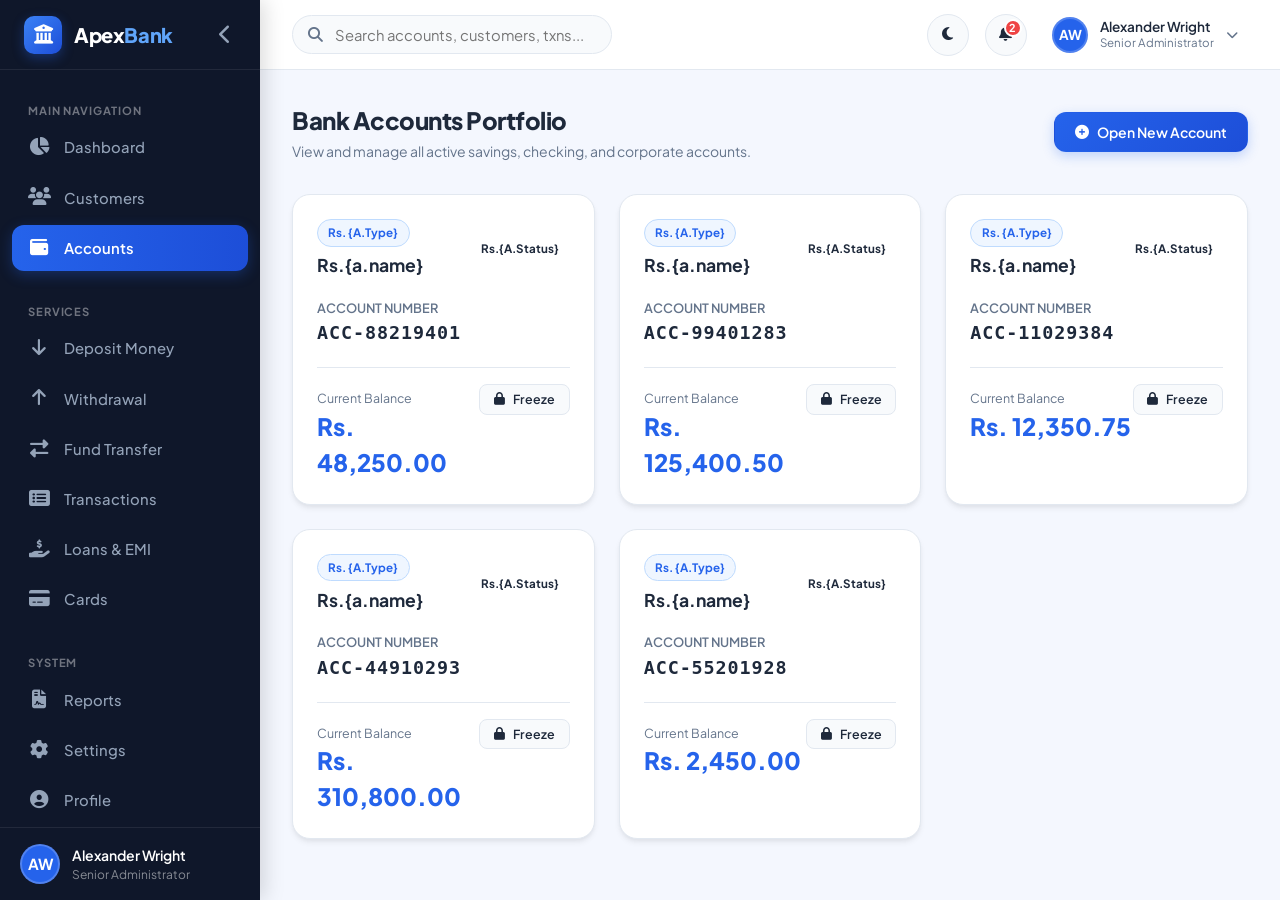
<file: accounts.html>
<!DOCTYPE html>
<html lang="en">
<head>
  <meta charset="UTF-8">
  <meta name="viewport" content="width=device-width, initial-scale=1.0">
  <title>Bank Accounts - Apex Bank</title>
  <link rel="stylesheet" href="https://cdnjs.cloudflare.com/ajax/libs/font-awesome/6.4.0/css/all.min.css">
  <link rel="stylesheet" href="assets/css/variables.css">
  <link rel="stylesheet" href="assets/css/main.css">
  <link rel="stylesheet" href="assets/css/pages.css">
  <link rel="stylesheet" href="assets/css/responsive.css">
</head>
<body>

  <div class="app-container">
    <aside class="sidebar" id="appSidebar">
      <div class="sidebar-header">
        <div class="logo-brand">
          <div class="logo-icon"><i class="fas fa-university"></i></div>
          <div class="logo-text">Apex<span>Bank</span></div>
        </div>
        <button class="sidebar-toggle-btn" id="sidebarToggleBtn"><i class="fas fa-chevron-left"></i></button>
      </div>

      <nav class="sidebar-nav">
        <div class="nav-section-label">MAIN NAVIGATION</div>
        <ul class="nav-list">
          <li class="nav-item"><a href="dashboard.html"><i class="fas fa-chart-pie"></i><span>Dashboard</span></a></li>
          <li class="nav-item"><a href="customers.html"><i class="fas fa-users"></i><span>Customers</span></a></li>
          <li class="nav-item active"><a href="accounts.html"><i class="fas fa-wallet"></i><span>Accounts</span></a></li>
        </ul>

        <div class="nav-section-label">SERVICES</div>
        <ul class="nav-list">
          <li class="nav-item"><a href="deposit.html"><i class="fas fa-arrow-down"></i><span>Deposit Money</span></a></li>
          <li class="nav-item"><a href="withdraw.html"><i class="fas fa-arrow-up"></i><span>Withdrawal</span></a></li>
          <li class="nav-item"><a href="transfer.html"><i class="fas fa-exchange-alt"></i><span>Fund Transfer</span></a></li>
          <li class="nav-item"><a href="transactions.html"><i class="fas fa-list-alt"></i><span>Transactions</span></a></li>
          <li class="nav-item"><a href="loans.html"><i class="fas fa-hand-holding-usd"></i><span>Loans & EMI</span></a></li>
          <li class="nav-item"><a href="cards.html"><i class="fas fa-credit-card"></i><span>Cards</span></a></li>
        </ul>

        <div class="nav-section-label">SYSTEM</div>
        <ul class="nav-list">
          <li class="nav-item"><a href="reports.html"><i class="fas fa-file-contract"></i><span>Reports</span></a></li>
          <li class="nav-item"><a href="settings.html"><i class="fas fa-cog"></i><span>Settings</span></a></li>
          <li class="nav-item"><a href="profile.html"><i class="fas fa-user-circle"></i><span>Profile</span></a></li>
        </ul>
      </nav>

      <div class="sidebar-footer">
        <div class="user-mini-profile">
          <div class="avatar session-user-avatar">AW</div>
          <div class="user-info">
            <div class="user-name session-user-name">Alexander Wright</div>
            <div class="user-role session-user-role">Administrator</div>
          </div>
        </div>
      </div>
    </aside>

    <div class="main-wrapper">
      <header class="topbar">
        <div class="topbar-left">
          <button class="mobile-menu-toggle" id="mobileMenuToggle"><i class="fas fa-bars"></i></button>
          <div class="global-search">
            <i class="fas fa-search"></i>
            <input type="text" id="globalSearchInput" placeholder="Search accounts, customers, txns...">
          </div>
        </div>

        <div class="topbar-right">
          <button class="topbar-action-btn theme-toggle-btn"><i class="fas fa-moon theme-icon"></i></button>
          <div style="position: relative;">
            <button class="topbar-action-btn" id="notificationBtn">
              <i class="fas fa-bell"></i>
              <span class="notification-badge" id="notificationBadge">3</span>
            </button>
            <div class="dropdown-menu notification-dropdown" id="notificationDropdownMenu">
              <div class="notification-header">
                <h5>Notifications</h5>
                <a href="#" onclick="BMS_DB.set(DB_KEYS.NOTIFICATIONS, []); initNotifications();">Clear All</a>
              </div>
              <div class="notification-list" id="notificationList"></div>
            </div>
          </div>

          <div class="topbar-user-profile">
            <button class="user-dropdown-btn" id="userProfileDropdownBtn">
              <div class="avatar session-user-avatar">AW</div>
              <div class="user-dropdown-info">
                <div class="name session-user-name">Alexander Wright</div>
                <div class="role session-user-role">Administrator</div>
              </div>
              <i class="fas fa-chevron-down" style="font-size: 0.75rem; color: var(--text-muted);"></i>
            </button>
            <div class="dropdown-menu" id="userDropdownMenu">
              <div class="dropdown-header">
                <p class="session-user-name">Alexander Wright</p>
                <span class="session-user-role">Administrator</span>
              </div>
              <a href="profile.html" class="dropdown-item"><i class="fas fa-user-circle"></i> My Profile</a>
              <a href="settings.html" class="dropdown-item"><i class="fas fa-cog"></i> Settings</a>
              <div class="dropdown-divider"></div>
              <a href="#" onclick="logout()" class="dropdown-item" style="color: var(--danger-color);"><i class="fas fa-sign-out-alt"></i> Logout</a>
            </div>
          </div>
        </div>
      </header>

      <main class="page-content">
        <div class="page-header">
          <div class="page-title">
            <h2>Bank Accounts Portfolio</h2>
            <p>View and manage all active savings, checking, and corporate accounts.</p>
          </div>
          <div class="page-actions">
            <button class="btn btn-primary" onclick="openModal('openAccountModal')"><i class="fas fa-plus-circle"></i> Open New Account</button>
          </div>
        </div>

        <!-- Accounts Cards Grid -->
        <div style="display: grid; grid-template-columns: repeat(auto-fit, minmax(300px, 1fr)); gap: 1.5rem;" id="accountsGridContainer">
          <!-- Populated by accounts.js -->
        </div>
      </main>
    </div>
  </div>

  <!-- Open New Account Modal -->
  <div class="modal-backdrop" id="openAccountModal">
    <div class="modal">
      <div class="modal-header">
        <h4 class="modal-title"><i class="fas fa-wallet text-primary"></i> Open New Account</h4>
        <button class="modal-close-btn" onclick="closeModal('openAccountModal')">&times;</button>
      </div>
      <form id="openAccountForm">
        <div class="modal-body">
          <div class="form-group">
            <label class="form-label">Account Holder Name</label>
            <input type="text" id="accName" class="form-control" placeholder="e.g. Alexander Wright" required>
          </div>
          <div class="form-group">
            <label class="form-label">Account Type</label>
            <select class="form-select" id="accType">
              <option value="Savings Account">Savings Account</option>
              <option value="Checking Account">Checking Account</option>
              <option value="Corporate Business">Corporate Business</option>
              <option value="High Yield Savings">High Yield Savings</option>
            </select>
          </div>
          <div class="form-group">
            <label class="form-label">Initial Opening Deposit (Rs.)</label>
            <input type="number" id="accInitialDeposit" class="form-control" placeholder="500.00" min="0" step="0.01" required>
          </div>
        </div>
        <div class="modal-footer">
          <button type="button" class="btn btn-secondary" onclick="closeModal('openAccountModal')">Cancel</button>
          <button type="submit" class="btn btn-primary">Create Account</button>
        </div>
      </form>
    </div>
  </div>

  <script src="assets/js/db.js"></script>
  <script src="assets/js/app.js"></script>
  <script src="assets/js/accounts.js"></script>
</body>
</html>
</file>
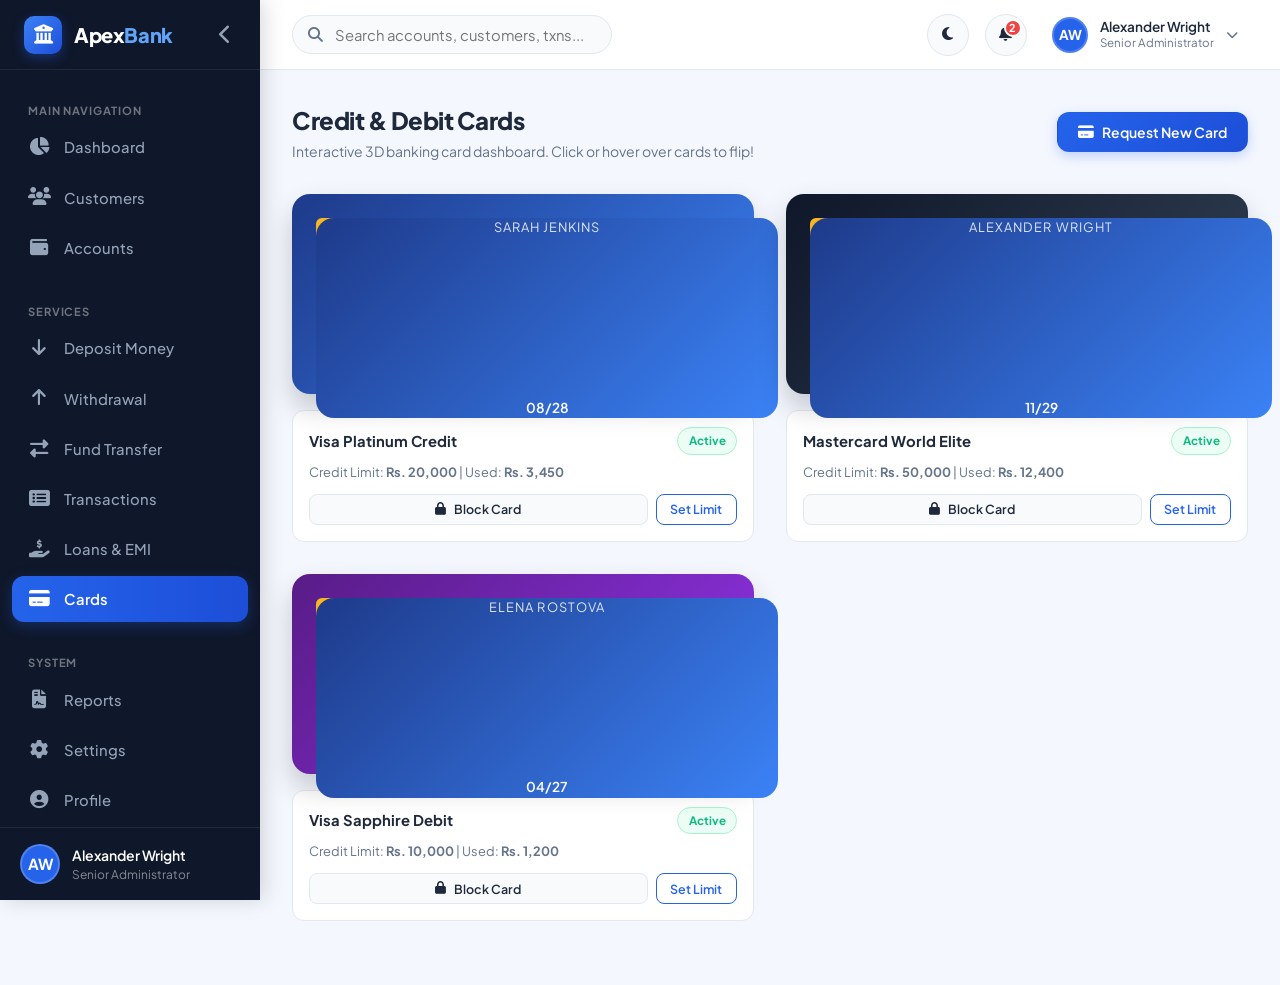
<file: cards.html>
<!DOCTYPE html>
<html lang="en">
<head>
  <meta charset="UTF-8">
  <meta name="viewport" content="width=device-width, initial-scale=1.0">
  <title>Cards Portfolio - Apex Bank</title>
  <link rel="stylesheet" href="https://cdnjs.cloudflare.com/ajax/libs/font-awesome/6.4.0/css/all.min.css">
  <link rel="stylesheet" href="assets/css/variables.css">
  <link rel="stylesheet" href="assets/css/main.css">
  <link rel="stylesheet" href="assets/css/pages.css">
  <link rel="stylesheet" href="assets/css/responsive.css">
</head>
<body>

  <div class="app-container">
    <aside class="sidebar" id="appSidebar">
      <div class="sidebar-header">
        <div class="logo-brand">
          <div class="logo-icon"><i class="fas fa-university"></i></div>
          <div class="logo-text">Apex<span>Bank</span></div>
        </div>
        <button class="sidebar-toggle-btn" id="sidebarToggleBtn"><i class="fas fa-chevron-left"></i></button>
      </div>

      <nav class="sidebar-nav">
        <div class="nav-section-label">MAIN NAVIGATION</div>
        <ul class="nav-list">
          <li class="nav-item"><a href="dashboard.html"><i class="fas fa-chart-pie"></i><span>Dashboard</span></a></li>
          <li class="nav-item"><a href="customers.html"><i class="fas fa-users"></i><span>Customers</span></a></li>
          <li class="nav-item"><a href="accounts.html"><i class="fas fa-wallet"></i><span>Accounts</span></a></li>
        </ul>

        <div class="nav-section-label">SERVICES</div>
        <ul class="nav-list">
          <li class="nav-item"><a href="deposit.html"><i class="fas fa-arrow-down"></i><span>Deposit Money</span></a></li>
          <li class="nav-item"><a href="withdraw.html"><i class="fas fa-arrow-up"></i><span>Withdrawal</span></a></li>
          <li class="nav-item"><a href="transfer.html"><i class="fas fa-exchange-alt"></i><span>Fund Transfer</span></a></li>
          <li class="nav-item"><a href="transactions.html"><i class="fas fa-list-alt"></i><span>Transactions</span></a></li>
          <li class="nav-item"><a href="loans.html"><i class="fas fa-hand-holding-usd"></i><span>Loans & EMI</span></a></li>
          <li class="nav-item active"><a href="cards.html"><i class="fas fa-credit-card"></i><span>Cards</span></a></li>
        </ul>

        <div class="nav-section-label">SYSTEM</div>
        <ul class="nav-list">
          <li class="nav-item"><a href="reports.html"><i class="fas fa-file-contract"></i><span>Reports</span></a></li>
          <li class="nav-item"><a href="settings.html"><i class="fas fa-cog"></i><span>Settings</span></a></li>
          <li class="nav-item"><a href="profile.html"><i class="fas fa-user-circle"></i><span>Profile</span></a></li>
        </ul>
      </nav>

      <div class="sidebar-footer">
        <div class="user-mini-profile">
          <div class="avatar session-user-avatar">AW</div>
          <div class="user-info">
            <div class="user-name session-user-name">Alexander Wright</div>
            <div class="user-role session-user-role">Administrator</div>
          </div>
        </div>
      </div>
    </aside>

    <div class="main-wrapper">
      <header class="topbar">
        <div class="topbar-left">
          <button class="mobile-menu-toggle" id="mobileMenuToggle"><i class="fas fa-bars"></i></button>
          <div class="global-search">
            <i class="fas fa-search"></i>
            <input type="text" id="globalSearchInput" placeholder="Search accounts, customers, txns...">
          </div>
        </div>

        <div class="topbar-right">
          <button class="topbar-action-btn theme-toggle-btn"><i class="fas fa-moon theme-icon"></i></button>
          <div style="position: relative;">
            <button class="topbar-action-btn" id="notificationBtn">
              <i class="fas fa-bell"></i>
              <span class="notification-badge" id="notificationBadge">3</span>
            </button>
            <div class="dropdown-menu notification-dropdown" id="notificationDropdownMenu">
              <div class="notification-header">
                <h5>Notifications</h5>
                <a href="#" onclick="BMS_DB.set(DB_KEYS.NOTIFICATIONS, []); initNotifications();">Clear All</a>
              </div>
              <div class="notification-list" id="notificationList"></div>
            </div>
          </div>

          <div class="topbar-user-profile">
            <button class="user-dropdown-btn" id="userProfileDropdownBtn">
              <div class="avatar session-user-avatar">AW</div>
              <div class="user-dropdown-info">
                <div class="name session-user-name">Alexander Wright</div>
                <div class="role session-user-role">Administrator</div>
              </div>
              <i class="fas fa-chevron-down" style="font-size: 0.75rem; color: var(--text-muted);"></i>
            </button>
            <div class="dropdown-menu" id="userDropdownMenu">
              <div class="dropdown-header">
                <p class="session-user-name">Alexander Wright</p>
                <span class="session-user-role">Administrator</span>
              </div>
              <a href="profile.html" class="dropdown-item"><i class="fas fa-user-circle"></i> My Profile</a>
              <a href="settings.html" class="dropdown-item"><i class="fas fa-cog"></i> Settings</a>
              <div class="dropdown-divider"></div>
              <a href="#" onclick="logout()" class="dropdown-item" style="color: var(--danger-color);"><i class="fas fa-sign-out-alt"></i> Logout</a>
            </div>
          </div>
        </div>
      </header>

      <main class="page-content">
        <div class="page-header">
          <div class="page-title">
            <h2>Credit & Debit Cards</h2>
            <p>Interactive 3D banking card dashboard. Click or hover over cards to flip!</p>
          </div>
          <div class="page-actions">
            <button class="btn btn-primary" onclick="openModal('requestCardModal')"><i class="fas fa-credit-card"></i> Request New Card</button>
          </div>
        </div>

        <!-- 3D Bank Cards Grid -->
        <div class="cards-grid" id="cardsContainer">
          <!-- Populated by cards.js -->
        </div>
      </main>
    </div>
  </div>

  <!-- Request Card Modal -->
  <div class="modal-backdrop" id="requestCardModal">
    <div class="modal">
      <div class="modal-header">
        <h4 class="modal-title"><i class="fas fa-credit-card text-primary"></i> Issue New Card</h4>
        <button class="modal-close-btn" onclick="closeModal('requestCardModal')">&times;</button>
      </div>
      <form id="requestCardForm">
        <div class="modal-body">
          <div class="form-group">
            <label class="form-label">Cardholder Name</label>
            <input type="text" id="cardHolderInput" class="form-control" placeholder="e.g. SARAH JENKINS" required>
          </div>
          <div class="form-group">
            <label class="form-label">Card Type & Tier</label>
            <select class="form-select" id="cardTypeSelect">
              <option value="Visa Platinum Credit">Visa Platinum Credit</option>
              <option value="Mastercard World Elite">Mastercard World Elite</option>
              <option value="Visa Sapphire Debit">Visa Sapphire Debit</option>
            </select>
          </div>
          <div class="form-group">
            <label class="form-label">Visual Card Design Theme</label>
            <select class="form-select" id="cardThemeSelect">
              <option value="default">Ocean Blue Gradient</option>
              <option value="black">Midnight Slate (Black)</option>
              <option value="purple">Royal Purple Gradient</option>
            </select>
          </div>
        </div>
        <div class="modal-footer">
          <button type="button" class="btn btn-secondary" onclick="closeModal('requestCardModal')">Cancel</button>
          <button type="submit" class="btn btn-primary">Issue Digital Card</button>
        </div>
      </form>
    </div>
  </div>

  <script src="assets/js/db.js"></script>
  <script src="assets/js/app.js"></script>
  <script src="assets/js/cards.js"></script>
</body>
</html>
</file>
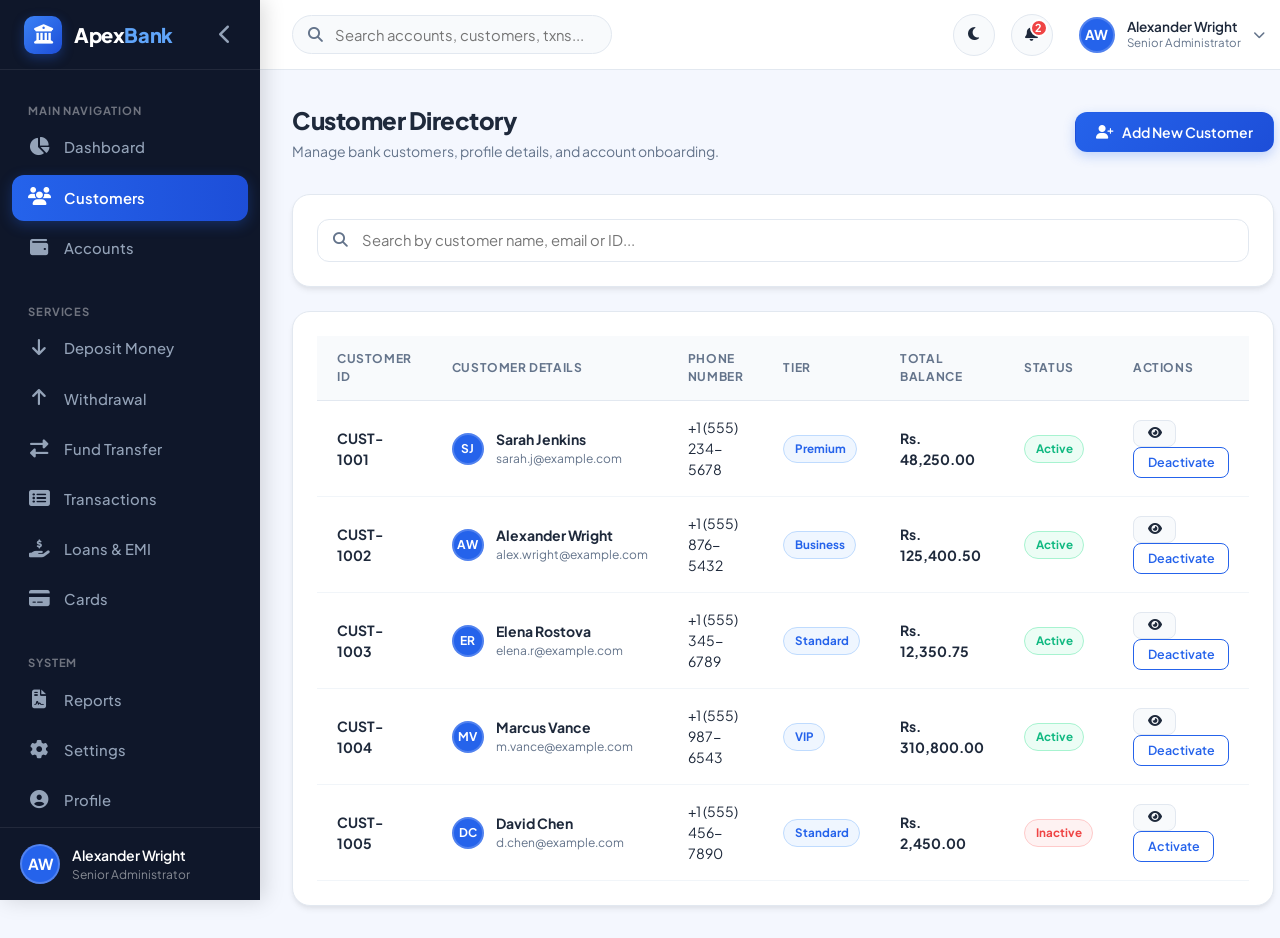
<file: customers.html>
<!DOCTYPE html>
<html lang="en">
<head>
  <meta charset="UTF-8">
  <meta name="viewport" content="width=device-width, initial-scale=1.0">
  <title>Customer Directory - Apex Bank</title>
  <link rel="stylesheet" href="https://cdnjs.cloudflare.com/ajax/libs/font-awesome/6.4.0/css/all.min.css">
  <link rel="stylesheet" href="assets/css/variables.css">
  <link rel="stylesheet" href="assets/css/main.css">
  <link rel="stylesheet" href="assets/css/pages.css">
  <link rel="stylesheet" href="assets/css/responsive.css">
</head>
<body>

  <div class="app-container">
    <!-- Sidebar -->
    <aside class="sidebar" id="appSidebar">
      <div class="sidebar-header">
        <div class="logo-brand">
          <div class="logo-icon"><i class="fas fa-university"></i></div>
          <div class="logo-text">Apex<span>Bank</span></div>
        </div>
        <button class="sidebar-toggle-btn" id="sidebarToggleBtn"><i class="fas fa-chevron-left"></i></button>
      </div>

      <nav class="sidebar-nav">
        <div class="nav-section-label">MAIN NAVIGATION</div>
        <ul class="nav-list">
          <li class="nav-item"><a href="dashboard.html"><i class="fas fa-chart-pie"></i><span>Dashboard</span></a></li>
          <li class="nav-item active"><a href="customers.html"><i class="fas fa-users"></i><span>Customers</span></a></li>
          <li class="nav-item"><a href="accounts.html"><i class="fas fa-wallet"></i><span>Accounts</span></a></li>
        </ul>

        <div class="nav-section-label">SERVICES</div>
        <ul class="nav-list">
          <li class="nav-item"><a href="deposit.html"><i class="fas fa-arrow-down"></i><span>Deposit Money</span></a></li>
          <li class="nav-item"><a href="withdraw.html"><i class="fas fa-arrow-up"></i><span>Withdrawal</span></a></li>
          <li class="nav-item"><a href="transfer.html"><i class="fas fa-exchange-alt"></i><span>Fund Transfer</span></a></li>
          <li class="nav-item"><a href="transactions.html"><i class="fas fa-list-alt"></i><span>Transactions</span></a></li>
          <li class="nav-item"><a href="loans.html"><i class="fas fa-hand-holding-usd"></i><span>Loans & EMI</span></a></li>
          <li class="nav-item"><a href="cards.html"><i class="fas fa-credit-card"></i><span>Cards</span></a></li>
        </ul>

        <div class="nav-section-label">SYSTEM</div>
        <ul class="nav-list">
          <li class="nav-item"><a href="reports.html"><i class="fas fa-file-contract"></i><span>Reports</span></a></li>
          <li class="nav-item"><a href="settings.html"><i class="fas fa-cog"></i><span>Settings</span></a></li>
          <li class="nav-item"><a href="profile.html"><i class="fas fa-user-circle"></i><span>Profile</span></a></li>
        </ul>
      </nav>

      <div class="sidebar-footer">
        <div class="user-mini-profile">
          <div class="avatar session-user-avatar">AW</div>
          <div class="user-info">
            <div class="user-name session-user-name">Alexander Wright</div>
            <div class="user-role session-user-role">Administrator</div>
          </div>
        </div>
      </div>
    </aside>

    <!-- Main Wrapper -->
    <div class="main-wrapper">
      <header class="topbar">
        <div class="topbar-left">
          <button class="mobile-menu-toggle" id="mobileMenuToggle"><i class="fas fa-bars"></i></button>
          <div class="global-search">
            <i class="fas fa-search"></i>
            <input type="text" id="globalSearchInput" placeholder="Search accounts, customers, txns...">
          </div>
        </div>

        <div class="topbar-right">
          <button class="topbar-action-btn theme-toggle-btn"><i class="fas fa-moon theme-icon"></i></button>
          <div style="position: relative;">
            <button class="topbar-action-btn" id="notificationBtn">
              <i class="fas fa-bell"></i>
              <span class="notification-badge" id="notificationBadge">3</span>
            </button>
            <div class="dropdown-menu notification-dropdown" id="notificationDropdownMenu">
              <div class="notification-header">
                <h5>Notifications</h5>
                <a href="#" onclick="BMS_DB.set(DB_KEYS.NOTIFICATIONS, []); initNotifications();">Clear All</a>
              </div>
              <div class="notification-list" id="notificationList"></div>
            </div>
          </div>

          <div class="topbar-user-profile">
            <button class="user-dropdown-btn" id="userProfileDropdownBtn">
              <div class="avatar session-user-avatar">AW</div>
              <div class="user-dropdown-info">
                <div class="name session-user-name">Alexander Wright</div>
                <div class="role session-user-role">Administrator</div>
              </div>
              <i class="fas fa-chevron-down" style="font-size: 0.75rem; color: var(--text-muted);"></i>
            </button>
            <div class="dropdown-menu" id="userDropdownMenu">
              <div class="dropdown-header">
                <p class="session-user-name">Alexander Wright</p>
                <span class="session-user-role">Administrator</span>
              </div>
              <a href="profile.html" class="dropdown-item"><i class="fas fa-user-circle"></i> My Profile</a>
              <a href="settings.html" class="dropdown-item"><i class="fas fa-cog"></i> Settings</a>
              <div class="dropdown-divider"></div>
              <a href="#" onclick="logout()" class="dropdown-item" style="color: var(--danger-color);"><i class="fas fa-sign-out-alt"></i> Logout</a>
            </div>
          </div>
        </div>
      </header>

      <main class="page-content">
        <div class="page-header">
          <div class="page-title">
            <h2>Customer Directory</h2>
            <p>Manage bank customers, profile details, and account onboarding.</p>
          </div>
          <div class="page-actions">
            <button class="btn btn-primary" onclick="openModal('addCustomerModal')"><i class="fas fa-user-plus"></i> Add New Customer</button>
          </div>
        </div>

        <!-- Filter Card -->
        <div class="card" style="margin-bottom: 1.5rem;">
          <div style="display: flex; gap: 1rem; align-items: center;">
            <div class="input-icon-group" style="flex: 1;">
              <i class="fas fa-search"></i>
              <input type="text" id="customerSearchInput" class="form-control" placeholder="Search by customer name, email or ID...">
            </div>
          </div>
        </div>

        <!-- Customers Table Card -->
        <div class="card">
          <div class="table-responsive">
            <table class="custom-table">
              <thead>
                <tr>
                  <th>Customer ID</th>
                  <th>Customer Details</th>
                  <th>Phone Number</th>
                  <th>Tier</th>
                  <th>Total Balance</th>
                  <th>Status</th>
                  <th>Actions</th>
                </tr>
              </thead>
              <tbody id="customersTableBody">
                <!-- Populated by customers.js -->
              </tbody>
            </table>
          </div>
        </div>
      </main>
    </div>
  </div>

  <!-- Add New Customer Modal -->
  <div class="modal-backdrop" id="addCustomerModal">
    <div class="modal">
      <div class="modal-header">
        <h4 class="modal-title"><i class="fas fa-user-plus text-primary"></i> Add New Customer</h4>
        <button class="modal-close-btn" onclick="closeModal('addCustomerModal')">&times;</button>
      </div>
      <form id="addCustomerForm">
        <div class="modal-body">
          <div class="form-group">
            <label class="form-label">Full Name</label>
            <input type="text" id="custName" class="form-control" placeholder="e.g. Robert Miller" required>
          </div>
          <div class="form-group">
            <label class="form-label">Email Address</label>
            <input type="email" id="custEmail" class="form-control" placeholder="robert@example.com" required>
          </div>
          <div class="form-group">
            <label class="form-label">Phone Number</label>
            <input type="tel" id="custPhone" class="form-control" placeholder="+1 (555) 321-9876" required>
          </div>
          <div class="form-group">
            <label class="form-label">Customer Tier</label>
            <select class="form-select" id="custType">
              <option value="Standard">Standard Account</option>
              <option value="Premium">Premium Member</option>
              <option value="Business">Business Account</option>
              <option value="VIP">VIP Private Banking</option>
            </select>
          </div>
          <div class="form-group">
            <label class="form-label">Initial Opening Deposit (Rs.)</label>
            <input type="number" id="custDeposit" class="form-control" placeholder="1000.00" min="0" step="0.01" required>
          </div>
        </div>
        <div class="modal-footer">
          <button type="button" class="btn btn-secondary" onclick="closeModal('addCustomerModal')">Cancel</button>
          <button type="submit" class="btn btn-primary">Create Customer Record</button>
        </div>
      </form>
    </div>
  </div>

  <script src="assets/js/db.js"></script>
  <script src="assets/js/app.js"></script>
  <script src="assets/js/customers.js"></script>
</body>
</html>
</file>
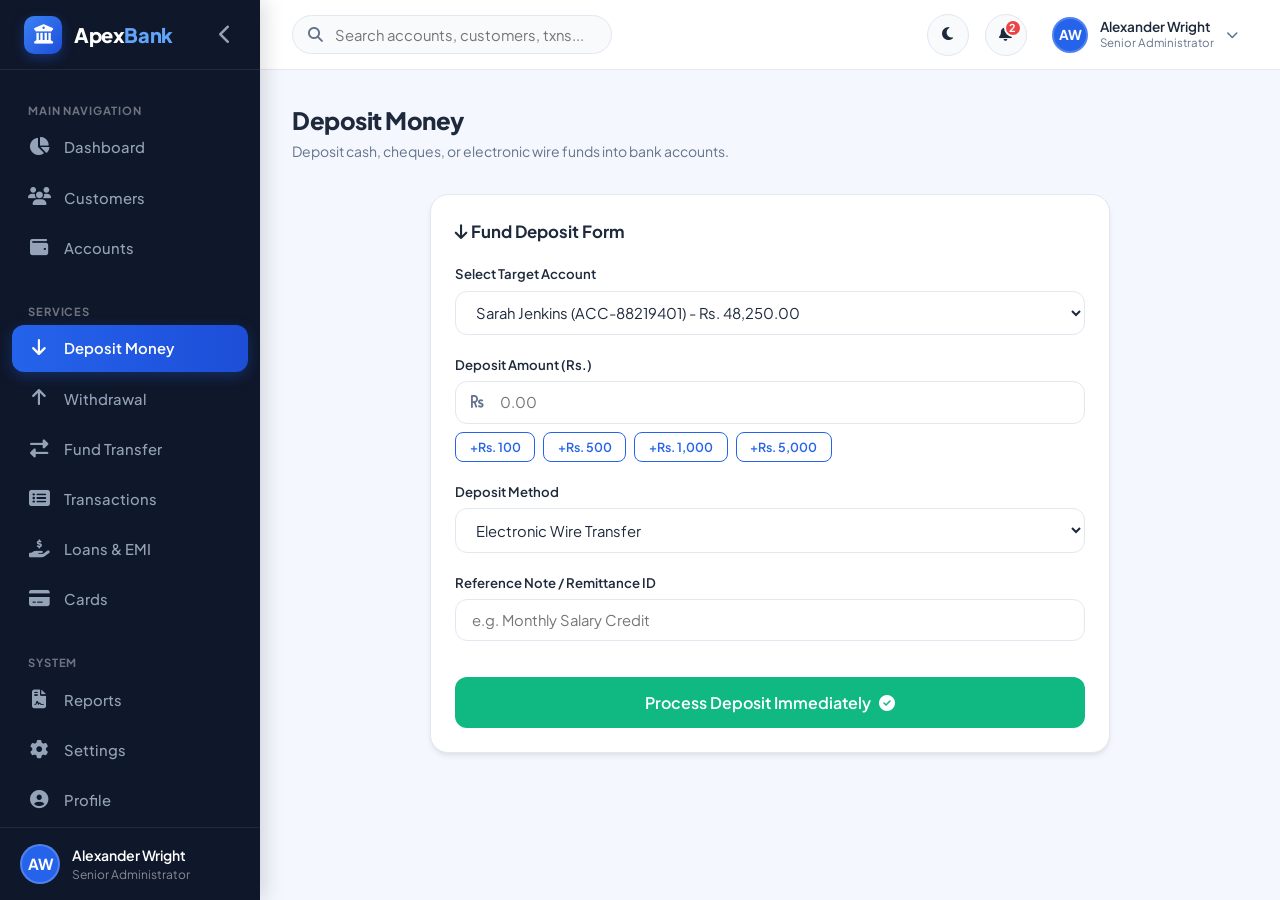
<file: deposit.html>
<!DOCTYPE html>
<html lang="en">
<head>
  <meta charset="UTF-8">
  <meta name="viewport" content="width=device-width, initial-scale=1.0">
  <title>Deposit Money - Apex Bank</title>
  <link rel="stylesheet" href="https://cdnjs.cloudflare.com/ajax/libs/font-awesome/6.4.0/css/all.min.css">
  <link rel="stylesheet" href="assets/css/variables.css">
  <link rel="stylesheet" href="assets/css/main.css">
  <link rel="stylesheet" href="assets/css/pages.css">
  <link rel="stylesheet" href="assets/css/responsive.css">
</head>
<body>

  <div class="app-container">
    <aside class="sidebar" id="appSidebar">
      <div class="sidebar-header">
        <div class="logo-brand">
          <div class="logo-icon"><i class="fas fa-university"></i></div>
          <div class="logo-text">Apex<span>Bank</span></div>
        </div>
        <button class="sidebar-toggle-btn" id="sidebarToggleBtn"><i class="fas fa-chevron-left"></i></button>
      </div>

      <nav class="sidebar-nav">
        <div class="nav-section-label">MAIN NAVIGATION</div>
        <ul class="nav-list">
          <li class="nav-item"><a href="dashboard.html"><i class="fas fa-chart-pie"></i><span>Dashboard</span></a></li>
          <li class="nav-item"><a href="customers.html"><i class="fas fa-users"></i><span>Customers</span></a></li>
          <li class="nav-item"><a href="accounts.html"><i class="fas fa-wallet"></i><span>Accounts</span></a></li>
        </ul>

        <div class="nav-section-label">SERVICES</div>
        <ul class="nav-list">
          <li class="nav-item active"><a href="deposit.html"><i class="fas fa-arrow-down"></i><span>Deposit Money</span></a></li>
          <li class="nav-item"><a href="withdraw.html"><i class="fas fa-arrow-up"></i><span>Withdrawal</span></a></li>
          <li class="nav-item"><a href="transfer.html"><i class="fas fa-exchange-alt"></i><span>Fund Transfer</span></a></li>
          <li class="nav-item"><a href="transactions.html"><i class="fas fa-list-alt"></i><span>Transactions</span></a></li>
          <li class="nav-item"><a href="loans.html"><i class="fas fa-hand-holding-usd"></i><span>Loans & EMI</span></a></li>
          <li class="nav-item"><a href="cards.html"><i class="fas fa-credit-card"></i><span>Cards</span></a></li>
        </ul>

        <div class="nav-section-label">SYSTEM</div>
        <ul class="nav-list">
          <li class="nav-item"><a href="reports.html"><i class="fas fa-file-contract"></i><span>Reports</span></a></li>
          <li class="nav-item"><a href="settings.html"><i class="fas fa-cog"></i><span>Settings</span></a></li>
          <li class="nav-item"><a href="profile.html"><i class="fas fa-user-circle"></i><span>Profile</span></a></li>
        </ul>
      </nav>

      <div class="sidebar-footer">
        <div class="user-mini-profile">
          <div class="avatar session-user-avatar">AW</div>
          <div class="user-info">
            <div class="user-name session-user-name">Alexander Wright</div>
            <div class="user-role session-user-role">Administrator</div>
          </div>
        </div>
      </div>
    </aside>

    <div class="main-wrapper">
      <header class="topbar">
        <div class="topbar-left">
          <button class="mobile-menu-toggle" id="mobileMenuToggle"><i class="fas fa-bars"></i></button>
          <div class="global-search">
            <i class="fas fa-search"></i>
            <input type="text" id="globalSearchInput" placeholder="Search accounts, customers, txns...">
          </div>
        </div>

        <div class="topbar-right">
          <button class="topbar-action-btn theme-toggle-btn"><i class="fas fa-moon theme-icon"></i></button>
          <div style="position: relative;">
            <button class="topbar-action-btn" id="notificationBtn">
              <i class="fas fa-bell"></i>
              <span class="notification-badge" id="notificationBadge">3</span>
            </button>
            <div class="dropdown-menu notification-dropdown" id="notificationDropdownMenu">
              <div class="notification-header">
                <h5>Notifications</h5>
                <a href="#" onclick="BMS_DB.set(DB_KEYS.NOTIFICATIONS, []); initNotifications();">Clear All</a>
              </div>
              <div class="notification-list" id="notificationList"></div>
            </div>
          </div>

          <div class="topbar-user-profile">
            <button class="user-dropdown-btn" id="userProfileDropdownBtn">
              <div class="avatar session-user-avatar">AW</div>
              <div class="user-dropdown-info">
                <div class="name session-user-name">Alexander Wright</div>
                <div class="role session-user-role">Administrator</div>
              </div>
              <i class="fas fa-chevron-down" style="font-size: 0.75rem; color: var(--text-muted);"></i>
            </button>
            <div class="dropdown-menu" id="userDropdownMenu">
              <div class="dropdown-header">
                <p class="session-user-name">Alexander Wright</p>
                <span class="session-user-role">Administrator</span>
              </div>
              <a href="profile.html" class="dropdown-item"><i class="fas fa-user-circle"></i> My Profile</a>
              <a href="settings.html" class="dropdown-item"><i class="fas fa-cog"></i> Settings</a>
              <div class="dropdown-divider"></div>
              <a href="#" onclick="logout()" class="dropdown-item" style="color: var(--danger-color);"><i class="fas fa-sign-out-alt"></i> Logout</a>
            </div>
          </div>
        </div>
      </header>

      <main class="page-content">
        <div class="page-header">
          <div class="page-title">
            <h2>Deposit Money</h2>
            <p>Deposit cash, cheques, or electronic wire funds into bank accounts.</p>
          </div>
        </div>

        <div style="max-width: 680px; margin: 0 auto;">
          <div class="card">
            <div class="card-header">
              <h3 class="card-title"><i class="fas fa-arrow-down text-success"></i> Fund Deposit Form</h3>
            </div>
            <form id="depositForm">
              <div class="form-group">
                <label class="form-label">Select Target Account</label>
                <select class="form-select account-select-dropdown" id="depositAccountSelect" required>
                  <!-- Populated by JS -->
                </select>
              </div>

              <div class="form-group">
                <label class="form-label">Deposit Amount (Rs.)</label>
                <div class="input-icon-group">
                  <i class="fas fa-rupee-sign"></i>
                  <input type="number" id="depositAmountInput" class="form-control" placeholder="0.00" min="1" step="0.01" required>
                </div>
                <div style="display: flex; gap: 0.5rem; margin-top: 0.5rem;">
                  <button type="button" class="btn btn-sm btn-outline quick-amount-btn" data-amount="100">+Rs. 100</button>
                  <button type="button" class="btn btn-sm btn-outline quick-amount-btn" data-amount="500">+Rs. 500</button>
                  <button type="button" class="btn btn-sm btn-outline quick-amount-btn" data-amount="1000">+Rs. 1,000</button>
                  <button type="button" class="btn btn-sm btn-outline quick-amount-btn" data-amount="5000">+Rs. 5,000</button>
                </div>
              </div>

              <div class="form-group">
                <label class="form-label">Deposit Method</label>
                <select class="form-select" id="depositMethodSelect">
                  <option value="Wire Transfer">Electronic Wire Transfer</option>
                  <option value="Cash Counter">Cash Counter Deposit</option>
                  <option value="Cheque Deposit">Bank Cheque</option>
                  <option value="Direct Credit">Direct Payroll Credit</option>
                </select>
              </div>

              <div class="form-group">
                <label class="form-label">Reference Note / Remittance ID</label>
                <input type="text" id="depositNoteInput" class="form-control" placeholder="e.g. Monthly Salary Credit">
              </div>

              <button type="submit" class="btn btn-success btn-lg" style="width: 100%; margin-top: 1rem;">
                Process Deposit Immediately <i class="fas fa-check-circle"></i>
              </button>
            </form>
          </div>
        </div>
      </main>
    </div>
  </div>

  <script src="assets/js/db.js"></script>
  <script src="assets/js/app.js"></script>
  <script src="assets/js/transactions.js"></script>
</body>
</html>
</file>
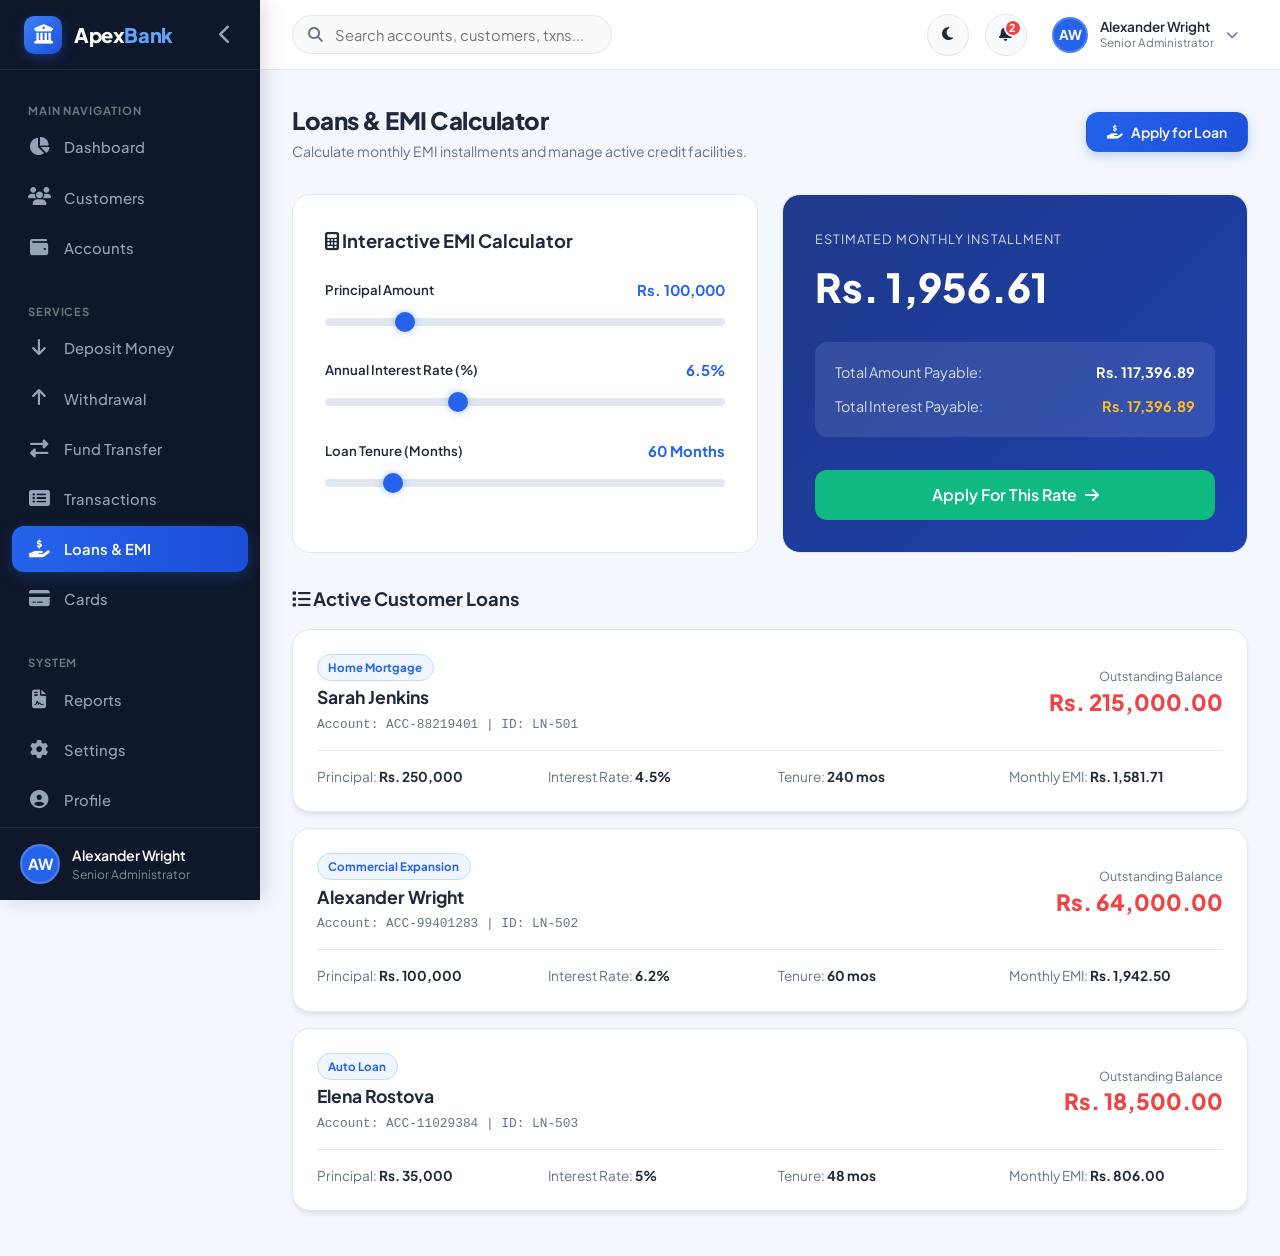
<file: loans.html>
<!DOCTYPE html>
<html lang="en">
<head>
  <meta charset="UTF-8">
  <meta name="viewport" content="width=device-width, initial-scale=1.0">
  <title>Loans & EMI Calculator - Apex Bank</title>
  <link rel="stylesheet" href="https://cdnjs.cloudflare.com/ajax/libs/font-awesome/6.4.0/css/all.min.css">
  <link rel="stylesheet" href="assets/css/variables.css">
  <link rel="stylesheet" href="assets/css/main.css">
  <link rel="stylesheet" href="assets/css/pages.css">
  <link rel="stylesheet" href="assets/css/responsive.css">
</head>
<body>

  <div class="app-container">
    <aside class="sidebar" id="appSidebar">
      <div class="sidebar-header">
        <div class="logo-brand">
          <div class="logo-icon"><i class="fas fa-university"></i></div>
          <div class="logo-text">Apex<span>Bank</span></div>
        </div>
        <button class="sidebar-toggle-btn" id="sidebarToggleBtn"><i class="fas fa-chevron-left"></i></button>
      </div>

      <nav class="sidebar-nav">
        <div class="nav-section-label">MAIN NAVIGATION</div>
        <ul class="nav-list">
          <li class="nav-item"><a href="dashboard.html"><i class="fas fa-chart-pie"></i><span>Dashboard</span></a></li>
          <li class="nav-item"><a href="customers.html"><i class="fas fa-users"></i><span>Customers</span></a></li>
          <li class="nav-item"><a href="accounts.html"><i class="fas fa-wallet"></i><span>Accounts</span></a></li>
        </ul>

        <div class="nav-section-label">SERVICES</div>
        <ul class="nav-list">
          <li class="nav-item"><a href="deposit.html"><i class="fas fa-arrow-down"></i><span>Deposit Money</span></a></li>
          <li class="nav-item"><a href="withdraw.html"><i class="fas fa-arrow-up"></i><span>Withdrawal</span></a></li>
          <li class="nav-item"><a href="transfer.html"><i class="fas fa-exchange-alt"></i><span>Fund Transfer</span></a></li>
          <li class="nav-item"><a href="transactions.html"><i class="fas fa-list-alt"></i><span>Transactions</span></a></li>
          <li class="nav-item active"><a href="loans.html"><i class="fas fa-hand-holding-usd"></i><span>Loans & EMI</span></a></li>
          <li class="nav-item"><a href="cards.html"><i class="fas fa-credit-card"></i><span>Cards</span></a></li>
        </ul>

        <div class="nav-section-label">SYSTEM</div>
        <ul class="nav-list">
          <li class="nav-item"><a href="reports.html"><i class="fas fa-file-contract"></i><span>Reports</span></a></li>
          <li class="nav-item"><a href="settings.html"><i class="fas fa-cog"></i><span>Settings</span></a></li>
          <li class="nav-item"><a href="profile.html"><i class="fas fa-user-circle"></i><span>Profile</span></a></li>
        </ul>
      </nav>

      <div class="sidebar-footer">
        <div class="user-mini-profile">
          <div class="avatar session-user-avatar">AW</div>
          <div class="user-info">
            <div class="user-name session-user-name">Alexander Wright</div>
            <div class="user-role session-user-role">Administrator</div>
          </div>
        </div>
      </div>
    </aside>

    <div class="main-wrapper">
      <header class="topbar">
        <div class="topbar-left">
          <button class="mobile-menu-toggle" id="mobileMenuToggle"><i class="fas fa-bars"></i></button>
          <div class="global-search">
            <i class="fas fa-search"></i>
            <input type="text" id="globalSearchInput" placeholder="Search accounts, customers, txns...">
          </div>
        </div>

        <div class="topbar-right">
          <button class="topbar-action-btn theme-toggle-btn"><i class="fas fa-moon theme-icon"></i></button>
          <div style="position: relative;">
            <button class="topbar-action-btn" id="notificationBtn">
              <i class="fas fa-bell"></i>
              <span class="notification-badge" id="notificationBadge">3</span>
            </button>
            <div class="dropdown-menu notification-dropdown" id="notificationDropdownMenu">
              <div class="notification-header">
                <h5>Notifications</h5>
                <a href="#" onclick="BMS_DB.set(DB_KEYS.NOTIFICATIONS, []); initNotifications();">Clear All</a>
              </div>
              <div class="notification-list" id="notificationList"></div>
            </div>
          </div>

          <div class="topbar-user-profile">
            <button class="user-dropdown-btn" id="userProfileDropdownBtn">
              <div class="avatar session-user-avatar">AW</div>
              <div class="user-dropdown-info">
                <div class="name session-user-name">Alexander Wright</div>
                <div class="role session-user-role">Administrator</div>
              </div>
              <i class="fas fa-chevron-down" style="font-size: 0.75rem; color: var(--text-muted);"></i>
            </button>
            <div class="dropdown-menu" id="userDropdownMenu">
              <div class="dropdown-header">
                <p class="session-user-name">Alexander Wright</p>
                <span class="session-user-role">Administrator</span>
              </div>
              <a href="profile.html" class="dropdown-item"><i class="fas fa-user-circle"></i> My Profile</a>
              <a href="settings.html" class="dropdown-item"><i class="fas fa-cog"></i> Settings</a>
              <div class="dropdown-divider"></div>
              <a href="#" onclick="logout()" class="dropdown-item" style="color: var(--danger-color);"><i class="fas fa-sign-out-alt"></i> Logout</a>
            </div>
          </div>
        </div>
      </header>

      <main class="page-content">
        <div class="page-header">
          <div class="page-title">
            <h2>Loans & EMI Calculator</h2>
            <p>Calculate monthly EMI installments and manage active credit facilities.</p>
          </div>
          <div class="page-actions">
            <button class="btn btn-primary" onclick="openModal('applyLoanModal')"><i class="fas fa-hand-holding-usd"></i> Apply for Loan</button>
          </div>
        </div>

        <!-- Interactive EMI Calculator Grid -->
        <div style="display: grid; grid-template-columns: 1fr 1fr; gap: 1.5rem; margin-bottom: 2rem;" id="loanEmiCalculator">
          <!-- Sliders Card -->
          <div class="calculator-card">
            <h3 style="font-size: 1.15rem; font-weight: 700; color: var(--text-main); margin-bottom: 1.5rem;"><i class="fas fa-calculator text-primary"></i> Interactive EMI Calculator</h3>
            
            <div class="slider-group">
              <div class="slider-header">
                <label class="form-label" style="margin: 0;">Principal Amount</label>
                <span id="principalValue">Rs. 100,000</span>
              </div>
              <input type="range" class="range-slider" id="principalSlider" min="10000" max="500000" step="5000" value="100000">
            </div>

            <div class="slider-group">
              <div class="slider-header">
                <label class="form-label" style="margin: 0;">Annual Interest Rate (%)</label>
                <span id="rateValue">6.5%</span>
              </div>
              <input type="range" class="range-slider" id="rateSlider" min="1" max="18" step="0.1" value="6.5">
            </div>

            <div class="slider-group">
              <div class="slider-header">
                <label class="form-label" style="margin: 0;">Loan Tenure (Months)</label>
                <span id="tenureValue">60 Months</span>
              </div>
              <input type="range" class="range-slider" id="tenureSlider" min="6" max="360" step="6" value="60">
            </div>
          </div>

          <!-- Calculation Summary Output Card -->
          <div class="calculator-card" style="display: flex; flex-direction: column; justify-content: space-between; background: linear-gradient(135deg, #1e3a8a, #1e40af); color: #ffffff;">
            <div>
              <span style="font-size: 0.8rem; text-transform: uppercase; letter-spacing: 0.08em; opacity: 0.8;">ESTIMATED MONTHLY INSTALLMENT</span>
              <div style="font-size: 2.5rem; font-weight: 800; margin: 0.5rem 0;" id="calcEmiDisplay">Rs. 1,956.61</div>
            </div>

            <div style="background: rgba(255, 255, 255, 0.1); backdrop-filter: blur(8px); border-radius: var(--border-radius-md); padding: 1.25rem;">
              <div style="display: flex; justify-content: space-between; margin-bottom: 0.75rem; font-size: 0.9rem;">
                <span style="opacity: 0.8;">Total Amount Payable:</span>
                <strong id="calcTotalPayDisplay">Rs. 117,396.60</strong>
              </div>
              <div style="display: flex; justify-content: space-between; font-size: 0.9rem;">
                <span style="opacity: 0.8;">Total Interest Payable:</span>
                <strong id="calcTotalIntDisplay" style="color: #fbbf24;">Rs. 17,396.60</strong>
              </div>
            </div>

            <button class="btn btn-success btn-lg" style="width: 100%; margin-top: 1rem;" onclick="openModal('applyLoanModal')">
              Apply For This Rate <i class="fas fa-arrow-right"></i>
            </button>
          </div>
        </div>

        <!-- Active Loans List -->
        <h3 style="font-size: 1.15rem; font-weight: 700; color: var(--text-main); margin-bottom: 1rem;"><i class="fas fa-list text-primary"></i> Active Customer Loans</h3>
        <div id="loansContainer">
          <!-- Populated by loans.js -->
        </div>
      </main>
    </div>
  </div>

  <!-- Apply For Loan Modal -->
  <div class="modal-backdrop" id="applyLoanModal">
    <div class="modal">
      <div class="modal-header">
        <h4 class="modal-title"><i class="fas fa-hand-holding-usd text-primary"></i> Apply For Loan</h4>
        <button class="modal-close-btn" onclick="closeModal('applyLoanModal')">&times;</button>
      </div>
      <form id="applyLoanForm">
        <div class="modal-body">
          <div class="form-group">
            <label class="form-label">Borrower Full Name</label>
            <input type="text" id="loanBorrower" class="form-control" placeholder="e.g. Sarah Jenkins" required>
          </div>
          <div class="form-group">
            <label class="form-label">Loan Facility Type</label>
            <select class="form-select" id="loanTypeSelect">
              <option value="Home Mortgage">Home Mortgage Loan</option>
              <option value="Auto Loan">Auto Vehicle Loan</option>
              <option value="Commercial Expansion">Commercial Business Loan</option>
              <option value="Personal Loan">Personal Credit Loan</option>
            </select>
          </div>
          <div class="form-group">
            <label class="form-label">Requested Principal Amount (Rs.)</label>
            <input type="number" id="loanAmountInput" class="form-control" placeholder="50000" min="1000" step="100" required>
          </div>
          <div class="form-group">
            <label class="form-label">Interest Rate (% per annum)</label>
            <input type="number" id="loanRateInput" class="form-control" placeholder="5.5" min="0.1" step="0.1" required>
          </div>
          <div class="form-group">
            <label class="form-label">Tenure (Months)</label>
            <input type="number" id="loanTenureInput" class="form-control" placeholder="48" min="6" step="6" required>
          </div>
        </div>
        <div class="modal-footer">
          <button type="button" class="btn btn-secondary" onclick="closeModal('applyLoanModal')">Cancel</button>
          <button type="submit" class="btn btn-primary">Approve & Disburse Loan</button>
        </div>
      </form>
    </div>
  </div>

  <script src="assets/js/db.js"></script>
  <script src="assets/js/app.js"></script>
  <script src="assets/js/loans.js"></script>
</body>
</html>
</file>
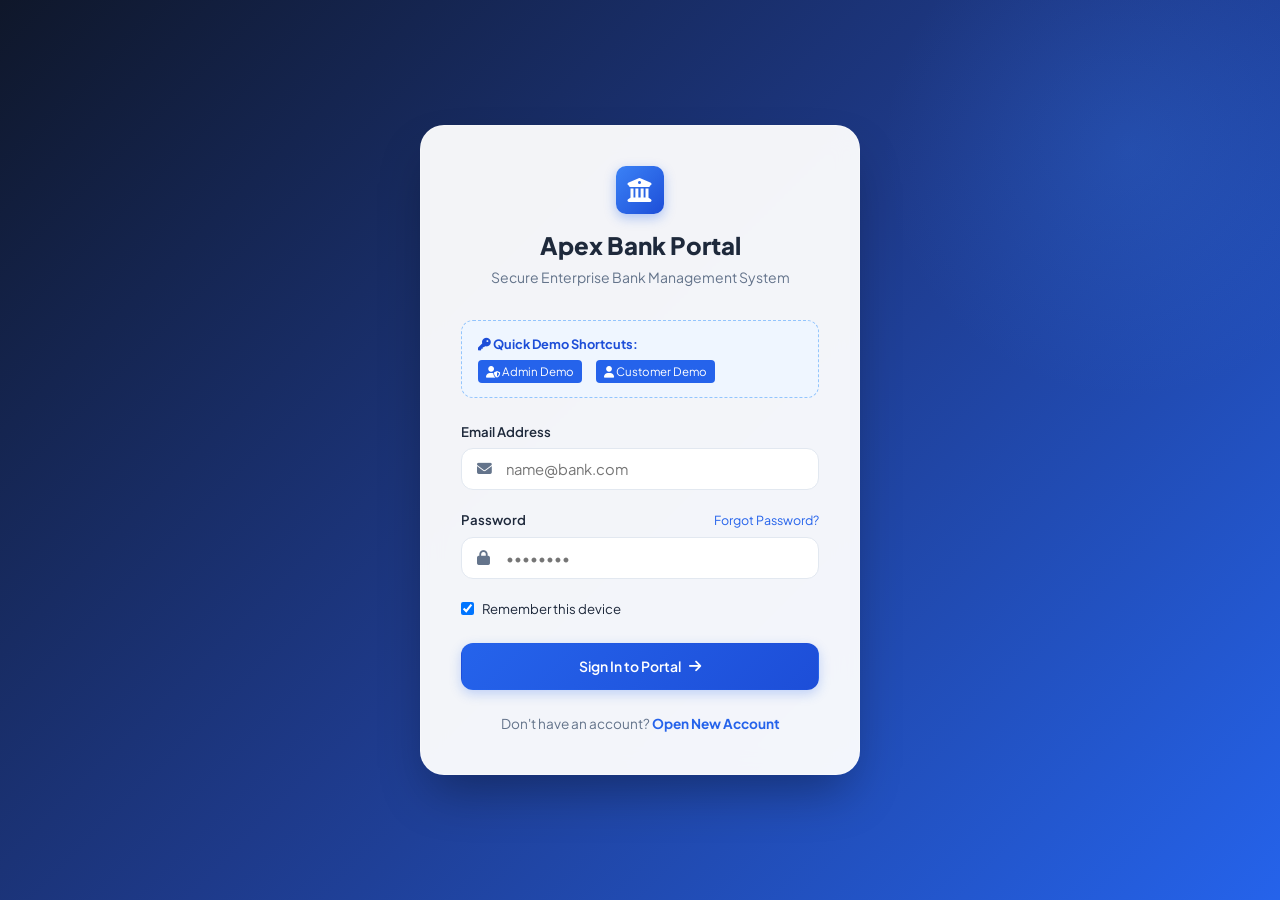
<file: login.html>
<!DOCTYPE html>
<html lang="en">
<head>
  <meta charset="UTF-8">
  <meta name="viewport" content="width=device-width, initial-scale=1.0">
  <title>Login - Apex Bank Management System</title>
  <!-- FontAwesome & CSS -->
  <link rel="stylesheet" href="https://cdnjs.cloudflare.com/ajax/libs/font-awesome/6.4.0/css/all.min.css">
  <link rel="stylesheet" href="assets/css/variables.css">
  <link rel="stylesheet" href="assets/css/main.css">
  <link rel="stylesheet" href="assets/css/pages.css">
  <link rel="stylesheet" href="assets/css/responsive.css">
</head>
<body class="auth-page">

  <div class="auth-card">
    <div class="auth-brand">
      <div class="logo-icon">
        <i class="fas fa-university"></i>
      </div>
      <h3>Apex Bank Portal</h3>
      <p>Secure Enterprise Bank Management System</p>
    </div>

    <!-- Quick Demo Credentials -->
    <div class="demo-credentials-box">
      <p><i class="fas fa-key"></i> <strong>Quick Demo Shortcuts:</strong></p>
      <div style="display: flex; gap: 0.5rem; margin-top: 0.35rem;">
        <span class="quick-demo-btn" id="fillAdminDemo"><i class="fas fa-user-shield"></i> Admin Demo</span>
        <span class="quick-demo-btn" id="fillCustomerDemo"><i class="fas fa-user"></i> Customer Demo</span>
      </div>
    </div>

    <form id="loginForm">
      <div class="form-group">
        <label class="form-label" for="loginEmail">Email Address</label>
        <div class="input-icon-group">
          <i class="fas fa-envelope"></i>
          <input type="email" id="loginEmail" class="form-control" placeholder="name@bank.com" required>
        </div>
      </div>

      <div class="form-group">
        <div style="display: flex; justify-content: space-between; align-items: center; margin-bottom: 0.4rem;">
          <label class="form-label" for="loginPassword" style="margin-bottom: 0;">Password</label>
          <a href="#" onclick="showToast('Password Reset', 'Reset link sent to your registered email.', 'info')" style="font-size: 0.78rem;">Forgot Password?</a>
        </div>
        <div class="input-icon-group">
          <i class="fas fa-lock"></i>
          <input type="password" id="loginPassword" class="form-control" placeholder="••••••••" required>
        </div>
      </div>

      <div style="display: flex; align-items: center; justify-content: space-between; margin-bottom: 1.5rem; font-size: 0.825rem;">
        <label style="display: flex; align-items: center; gap: 0.5rem; cursor: pointer;">
          <input type="checkbox" checked> Remember this device
        </label>
      </div>

      <button type="submit" class="btn btn-primary" style="width: 100%; padding: 0.85rem;">
        Sign In to Portal <i class="fas fa-arrow-right"></i>
      </button>
    </form>

    <div style="text-align: center; margin-top: 1.5rem; font-size: 0.85rem; color: var(--text-muted);">
      Don't have an account? <a href="register.html" style="font-weight: 700;">Open New Account</a>
    </div>
  </div>

  <script src="assets/js/db.js"></script>
  <script src="assets/js/app.js"></script>
  <script src="assets/js/auth.js"></script>
</body>
</html>
</file>
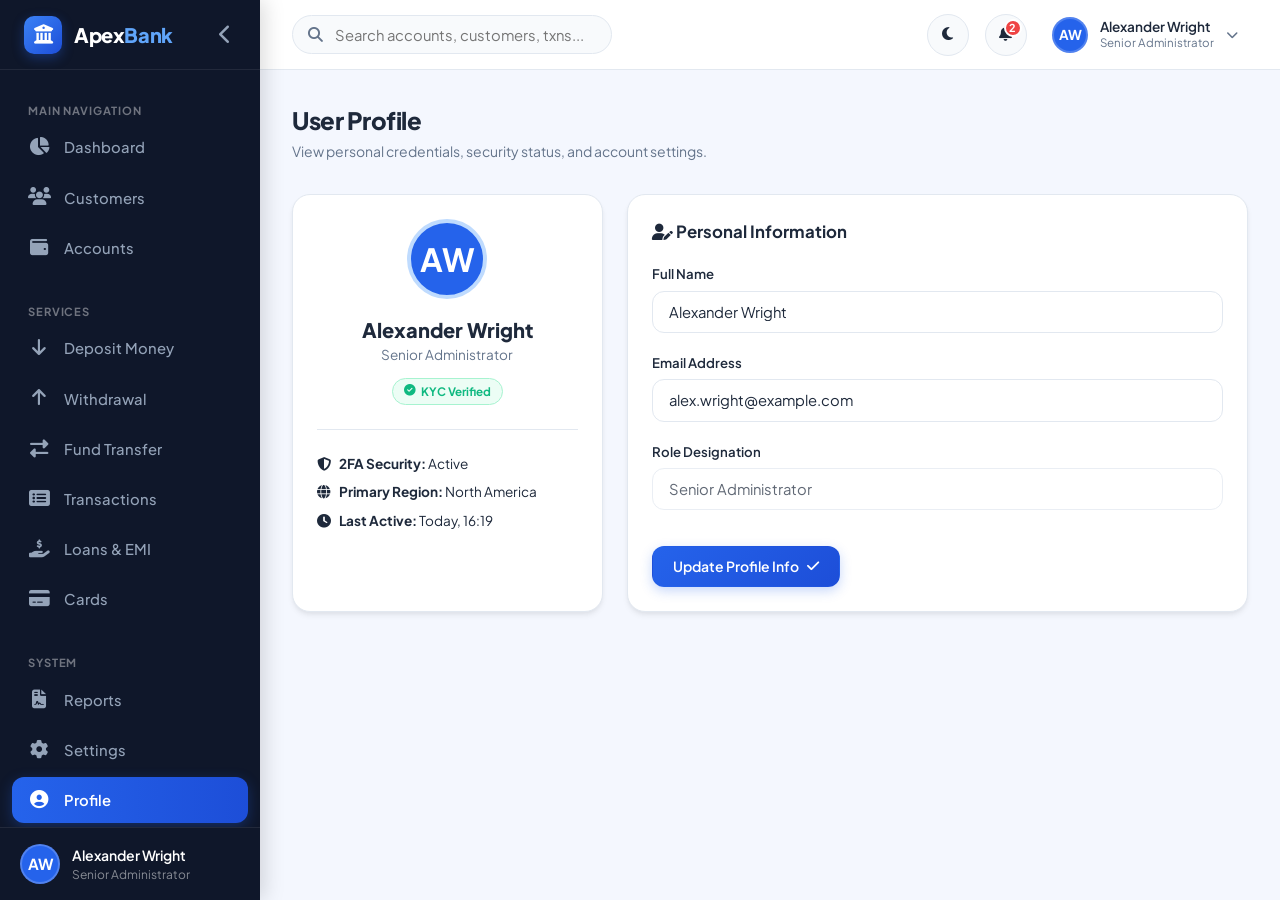
<file: profile.html>
<!DOCTYPE html>
<html lang="en">
<head>
  <meta charset="UTF-8">
  <meta name="viewport" content="width=device-width, initial-scale=1.0">
  <title>User Profile - Apex Bank</title>
  <link rel="stylesheet" href="https://cdnjs.cloudflare.com/ajax/libs/font-awesome/6.4.0/css/all.min.css">
  <link rel="stylesheet" href="assets/css/variables.css">
  <link rel="stylesheet" href="assets/css/main.css">
  <link rel="stylesheet" href="assets/css/pages.css">
  <link rel="stylesheet" href="assets/css/responsive.css">
</head>
<body>

  <div class="app-container">
    <aside class="sidebar" id="appSidebar">
      <div class="sidebar-header">
        <div class="logo-brand">
          <div class="logo-icon"><i class="fas fa-university"></i></div>
          <div class="logo-text">Apex<span>Bank</span></div>
        </div>
        <button class="sidebar-toggle-btn" id="sidebarToggleBtn"><i class="fas fa-chevron-left"></i></button>
      </div>

      <nav class="sidebar-nav">
        <div class="nav-section-label">MAIN NAVIGATION</div>
        <ul class="nav-list">
          <li class="nav-item"><a href="dashboard.html"><i class="fas fa-chart-pie"></i><span>Dashboard</span></a></li>
          <li class="nav-item"><a href="customers.html"><i class="fas fa-users"></i><span>Customers</span></a></li>
          <li class="nav-item"><a href="accounts.html"><i class="fas fa-wallet"></i><span>Accounts</span></a></li>
        </ul>

        <div class="nav-section-label">SERVICES</div>
        <ul class="nav-list">
          <li class="nav-item"><a href="deposit.html"><i class="fas fa-arrow-down"></i><span>Deposit Money</span></a></li>
          <li class="nav-item"><a href="withdraw.html"><i class="fas fa-arrow-up"></i><span>Withdrawal</span></a></li>
          <li class="nav-item"><a href="transfer.html"><i class="fas fa-exchange-alt"></i><span>Fund Transfer</span></a></li>
          <li class="nav-item"><a href="transactions.html"><i class="fas fa-list-alt"></i><span>Transactions</span></a></li>
          <li class="nav-item"><a href="loans.html"><i class="fas fa-hand-holding-usd"></i><span>Loans & EMI</span></a></li>
          <li class="nav-item"><a href="cards.html"><i class="fas fa-credit-card"></i><span>Cards</span></a></li>
        </ul>

        <div class="nav-section-label">SYSTEM</div>
        <ul class="nav-list">
          <li class="nav-item"><a href="reports.html"><i class="fas fa-file-contract"></i><span>Reports</span></a></li>
          <li class="nav-item"><a href="settings.html"><i class="fas fa-cog"></i><span>Settings</span></a></li>
          <li class="nav-item active"><a href="profile.html"><i class="fas fa-user-circle"></i><span>Profile</span></a></li>
        </ul>
      </nav>

      <div class="sidebar-footer">
        <div class="user-mini-profile">
          <div class="avatar session-user-avatar">AW</div>
          <div class="user-info">
            <div class="user-name session-user-name">Alexander Wright</div>
            <div class="user-role session-user-role">Administrator</div>
          </div>
        </div>
      </div>
    </aside>

    <div class="main-wrapper">
      <header class="topbar">
        <div class="topbar-left">
          <button class="mobile-menu-toggle" id="mobileMenuToggle"><i class="fas fa-bars"></i></button>
          <div class="global-search">
            <i class="fas fa-search"></i>
            <input type="text" id="globalSearchInput" placeholder="Search accounts, customers, txns...">
          </div>
        </div>

        <div class="topbar-right">
          <button class="topbar-action-btn theme-toggle-btn"><i class="fas fa-moon theme-icon"></i></button>
          <div style="position: relative;">
            <button class="topbar-action-btn" id="notificationBtn">
              <i class="fas fa-bell"></i>
              <span class="notification-badge" id="notificationBadge">3</span>
            </button>
            <div class="dropdown-menu notification-dropdown" id="notificationDropdownMenu">
              <div class="notification-header">
                <h5>Notifications</h5>
                <a href="#" onclick="BMS_DB.set(DB_KEYS.NOTIFICATIONS, []); initNotifications();">Clear All</a>
              </div>
              <div class="notification-list" id="notificationList"></div>
            </div>
          </div>

          <div class="topbar-user-profile">
            <button class="user-dropdown-btn" id="userProfileDropdownBtn">
              <div class="avatar session-user-avatar">AW</div>
              <div class="user-dropdown-info">
                <div class="name session-user-name">Alexander Wright</div>
                <div class="role session-user-role">Administrator</div>
              </div>
              <i class="fas fa-chevron-down" style="font-size: 0.75rem; color: var(--text-muted);"></i>
            </button>
            <div class="dropdown-menu" id="userDropdownMenu">
              <div class="dropdown-header">
                <p class="session-user-name">Alexander Wright</p>
                <span class="session-user-role">Administrator</span>
              </div>
              <a href="profile.html" class="dropdown-item"><i class="fas fa-user-circle"></i> My Profile</a>
              <a href="settings.html" class="dropdown-item"><i class="fas fa-cog"></i> Settings</a>
              <div class="dropdown-divider"></div>
              <a href="#" onclick="logout()" class="dropdown-item" style="color: var(--danger-color);"><i class="fas fa-sign-out-alt"></i> Logout</a>
            </div>
          </div>
        </div>
      </header>

      <main class="page-content">
        <div class="page-header">
          <div class="page-title">
            <h2>User Profile</h2>
            <p>View personal credentials, security status, and account settings.</p>
          </div>
        </div>

        <div style="display: grid; grid-template-columns: 1fr 2fr; gap: 1.5rem;">
          <!-- User Profile Summary Card -->
          <div class="card" style="text-align: center;">
            <div class="avatar session-user-avatar" style="width: 80px; height: 80px; font-size: 2rem; margin: 0 auto 1rem auto; border: 4px solid var(--primary-200);">AW</div>
            <h3 class="session-user-name" style="font-size: 1.25rem; font-weight: 800; color: var(--text-main);">Alexander Wright</h3>
            <p class="session-user-role" style="color: var(--text-muted); font-size: 0.85rem;">Senior Administrator</p>
            <span class="badge badge-success" style="margin-top: 0.75rem;"><i class="fas fa-check-circle"></i> KYC Verified</span>

            <div style="margin-top: 1.5rem; text-align: left; padding-top: 1.5rem; border-top: 1px solid var(--border-color); font-size: 0.85rem;">
              <div style="margin-bottom: 0.5rem;"><i class="fas fa-shield-alt text-primary" style="width: 20px;"></i> <strong>2FA Security:</strong> Active</div>
              <div style="margin-bottom: 0.5rem;"><i class="fas fa-globe text-primary" style="width: 20px;"></i> <strong>Primary Region:</strong> North America</div>
              <div><i class="fas fa-clock text-primary" style="width: 20px;"></i> <strong>Last Active:</strong> Today, 16:19</div>
            </div>
          </div>

          <!-- Edit Profile Form Card -->
          <div class="card">
            <div class="card-header">
              <h3 class="card-title"><i class="fas fa-user-edit text-primary"></i> Personal Information</h3>
            </div>
            <form id="profileForm">
              <div class="form-group">
                <label class="form-label">Full Name</label>
                <input type="text" id="profileName" class="form-control" required>
              </div>

              <div class="form-group">
                <label class="form-label">Email Address</label>
                <input type="email" id="profileEmail" class="form-control" required>
              </div>

              <div class="form-group">
                <label class="form-label">Role Designation</label>
                <input type="text" id="profileRole" class="form-control" readonly style="opacity: 0.7;">
              </div>

              <button type="submit" class="btn btn-primary" style="margin-top: 1rem;">
                Update Profile Info <i class="fas fa-check"></i>
              </button>
            </form>
          </div>
        </div>
      </main>
    </div>
  </div>

  <script src="assets/js/db.js"></script>
  <script src="assets/js/app.js"></script>
  <script src="assets/js/profile.js"></script>
</body>
</html>
</file>
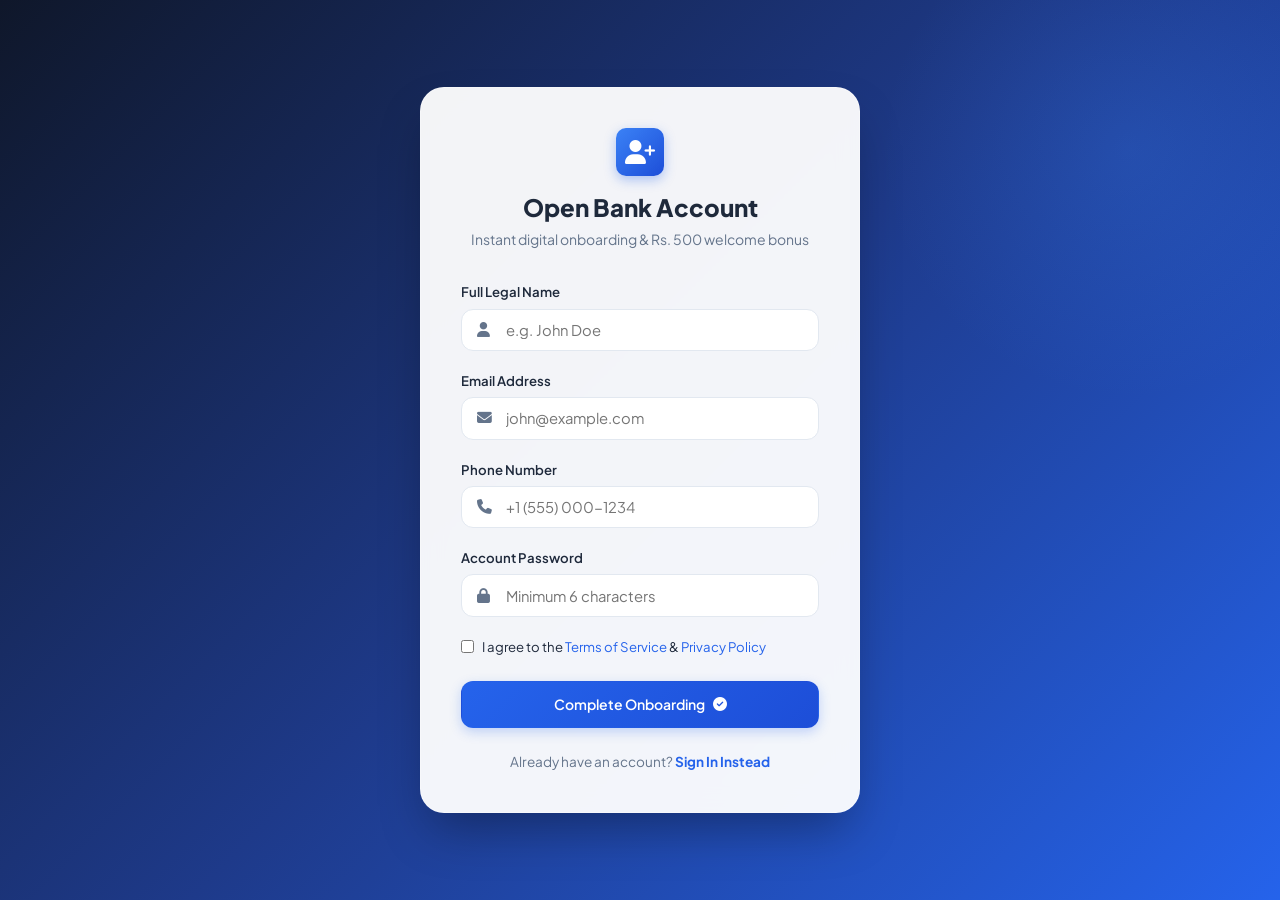
<file: register.html>
<!DOCTYPE html>
<html lang="en">
<head>
  <meta charset="UTF-8">
  <meta name="viewport" content="width=device-width, initial-scale=1.0">
  <title>Register - Apex Bank Management System</title>
  <link rel="stylesheet" href="https://cdnjs.cloudflare.com/ajax/libs/font-awesome/6.4.0/css/all.min.css">
  <link rel="stylesheet" href="assets/css/variables.css">
  <link rel="stylesheet" href="assets/css/main.css">
  <link rel="stylesheet" href="assets/css/pages.css">
  <link rel="stylesheet" href="assets/css/responsive.css">
</head>
<body class="auth-page">

  <div class="auth-card">
    <div class="auth-brand">
      <div class="logo-icon">
        <i class="fas fa-user-plus"></i>
      </div>
      <h3>Open Bank Account</h3>
      <p>Instant digital onboarding & Rs. 500 welcome bonus</p>
    </div>

    <form id="registerForm">
      <div class="form-group">
        <label class="form-label" for="regName">Full Legal Name</label>
        <div class="input-icon-group">
          <i class="fas fa-user"></i>
          <input type="text" id="regName" class="form-control" placeholder="e.g. John Doe" required>
        </div>
      </div>

      <div class="form-group">
        <label class="form-label" for="regEmail">Email Address</label>
        <div class="input-icon-group">
          <i class="fas fa-envelope"></i>
          <input type="email" id="regEmail" class="form-control" placeholder="john@example.com" required>
        </div>
      </div>

      <div class="form-group">
        <label class="form-label" for="regPhone">Phone Number</label>
        <div class="input-icon-group">
          <i class="fas fa-phone"></i>
          <input type="tel" id="regPhone" class="form-control" placeholder="+1 (555) 000-1234">
        </div>
      </div>

      <div class="form-group">
        <label class="form-label" for="regPassword">Account Password</label>
        <div class="input-icon-group">
          <i class="fas fa-lock"></i>
          <input type="password" id="regPassword" class="form-control" placeholder="Minimum 6 characters" required>
        </div>
      </div>

      <div style="margin-bottom: 1.5rem; font-size: 0.825rem;">
        <label style="display: flex; align-items: flex-start; gap: 0.5rem; cursor: pointer;">
          <input type="checkbox" required style="margin-top: 3px;">
          <span>I agree to the <a href="#">Terms of Service</a> & <a href="#">Privacy Policy</a></span>
        </label>
      </div>

      <button type="submit" class="btn btn-primary" style="width: 100%; padding: 0.85rem;">
        Complete Onboarding <i class="fas fa-check-circle"></i>
      </button>
    </form>

    <div style="text-align: center; margin-top: 1.5rem; font-size: 0.85rem; color: var(--text-muted);">
      Already have an account? <a href="login.html" style="font-weight: 700;">Sign In Instead</a>
    </div>
  </div>

  <script src="assets/js/db.js"></script>
  <script src="assets/js/app.js"></script>
  <script src="assets/js/auth.js"></script>
</body>
</html>
</file>
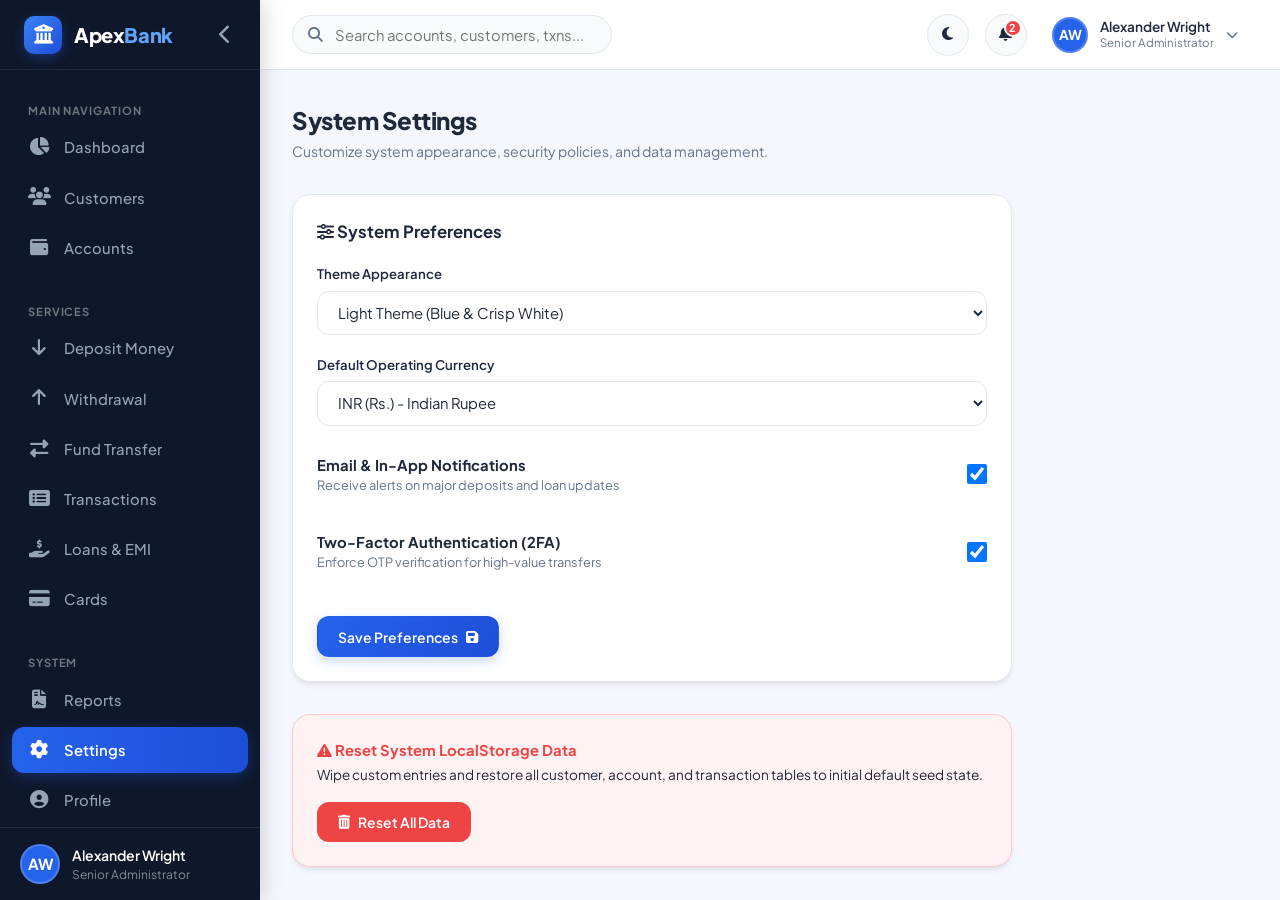
<file: settings.html>
<!DOCTYPE html>
<html lang="en">
<head>
  <meta charset="UTF-8">
  <meta name="viewport" content="width=device-width, initial-scale=1.0">
  <title>Settings - Apex Bank</title>
  <link rel="stylesheet" href="https://cdnjs.cloudflare.com/ajax/libs/font-awesome/6.4.0/css/all.min.css">
  <link rel="stylesheet" href="assets/css/variables.css">
  <link rel="stylesheet" href="assets/css/main.css">
  <link rel="stylesheet" href="assets/css/pages.css">
  <link rel="stylesheet" href="assets/css/responsive.css">
</head>
<body>

  <div class="app-container">
    <aside class="sidebar" id="appSidebar">
      <div class="sidebar-header">
        <div class="logo-brand">
          <div class="logo-icon"><i class="fas fa-university"></i></div>
          <div class="logo-text">Apex<span>Bank</span></div>
        </div>
        <button class="sidebar-toggle-btn" id="sidebarToggleBtn"><i class="fas fa-chevron-left"></i></button>
      </div>

      <nav class="sidebar-nav">
        <div class="nav-section-label">MAIN NAVIGATION</div>
        <ul class="nav-list">
          <li class="nav-item"><a href="dashboard.html"><i class="fas fa-chart-pie"></i><span>Dashboard</span></a></li>
          <li class="nav-item"><a href="customers.html"><i class="fas fa-users"></i><span>Customers</span></a></li>
          <li class="nav-item"><a href="accounts.html"><i class="fas fa-wallet"></i><span>Accounts</span></a></li>
        </ul>

        <div class="nav-section-label">SERVICES</div>
        <ul class="nav-list">
          <li class="nav-item"><a href="deposit.html"><i class="fas fa-arrow-down"></i><span>Deposit Money</span></a></li>
          <li class="nav-item"><a href="withdraw.html"><i class="fas fa-arrow-up"></i><span>Withdrawal</span></a></li>
          <li class="nav-item"><a href="transfer.html"><i class="fas fa-exchange-alt"></i><span>Fund Transfer</span></a></li>
          <li class="nav-item"><a href="transactions.html"><i class="fas fa-list-alt"></i><span>Transactions</span></a></li>
          <li class="nav-item"><a href="loans.html"><i class="fas fa-hand-holding-usd"></i><span>Loans & EMI</span></a></li>
          <li class="nav-item"><a href="cards.html"><i class="fas fa-credit-card"></i><span>Cards</span></a></li>
        </ul>

        <div class="nav-section-label">SYSTEM</div>
        <ul class="nav-list">
          <li class="nav-item"><a href="reports.html"><i class="fas fa-file-contract"></i><span>Reports</span></a></li>
          <li class="nav-item active"><a href="settings.html"><i class="fas fa-cog"></i><span>Settings</span></a></li>
          <li class="nav-item"><a href="profile.html"><i class="fas fa-user-circle"></i><span>Profile</span></a></li>
        </ul>
      </nav>

      <div class="sidebar-footer">
        <div class="user-mini-profile">
          <div class="avatar session-user-avatar">AW</div>
          <div class="user-info">
            <div class="user-name session-user-name">Alexander Wright</div>
            <div class="user-role session-user-role">Administrator</div>
          </div>
        </div>
      </div>
    </aside>

    <div class="main-wrapper">
      <header class="topbar">
        <div class="topbar-left">
          <button class="mobile-menu-toggle" id="mobileMenuToggle"><i class="fas fa-bars"></i></button>
          <div class="global-search">
            <i class="fas fa-search"></i>
            <input type="text" id="globalSearchInput" placeholder="Search accounts, customers, txns...">
          </div>
        </div>

        <div class="topbar-right">
          <button class="topbar-action-btn theme-toggle-btn"><i class="fas fa-moon theme-icon"></i></button>
          <div style="position: relative;">
            <button class="topbar-action-btn" id="notificationBtn">
              <i class="fas fa-bell"></i>
              <span class="notification-badge" id="notificationBadge">3</span>
            </button>
            <div class="dropdown-menu notification-dropdown" id="notificationDropdownMenu">
              <div class="notification-header">
                <h5>Notifications</h5>
                <a href="#" onclick="BMS_DB.set(DB_KEYS.NOTIFICATIONS, []); initNotifications();">Clear All</a>
              </div>
              <div class="notification-list" id="notificationList"></div>
            </div>
          </div>

          <div class="topbar-user-profile">
            <button class="user-dropdown-btn" id="userProfileDropdownBtn">
              <div class="avatar session-user-avatar">AW</div>
              <div class="user-dropdown-info">
                <div class="name session-user-name">Alexander Wright</div>
                <div class="role session-user-role">Administrator</div>
              </div>
              <i class="fas fa-chevron-down" style="font-size: 0.75rem; color: var(--text-muted);"></i>
            </button>
            <div class="dropdown-menu" id="userDropdownMenu">
              <div class="dropdown-header">
                <p class="session-user-name">Alexander Wright</p>
                <span class="session-user-role">Administrator</span>
              </div>
              <a href="profile.html" class="dropdown-item"><i class="fas fa-user-circle"></i> My Profile</a>
              <a href="settings.html" class="dropdown-item"><i class="fas fa-cog"></i> Settings</a>
              <div class="dropdown-divider"></div>
              <a href="#" onclick="logout()" class="dropdown-item" style="color: var(--danger-color);"><i class="fas fa-sign-out-alt"></i> Logout</a>
            </div>
          </div>
        </div>
      </header>

      <main class="page-content">
        <div class="page-header">
          <div class="page-title">
            <h2>System Settings</h2>
            <p>Customize system appearance, security policies, and data management.</p>
          </div>
        </div>

        <div style="max-width: 720px;">
          <div class="card" style="margin-bottom: 2rem;">
            <div class="card-header">
              <h3 class="card-title"><i class="fas fa-sliders-h text-primary"></i> System Preferences</h3>
            </div>
            <form id="settingsForm">
              <div class="form-group">
                <label class="form-label">Theme Appearance</label>
                <select class="form-select" id="settingsTheme">
                  <option value="light">Light Theme (Blue & Crisp White)</option>
                  <option value="dark">Dark Theme (Deep Slate)</option>
                </select>
              </div>

              <div class="form-group">
                <label class="form-label">Default Operating Currency</label>
                <select class="form-select" id="settingsCurrency">
                  <option value="INR (Rs.)" selected>INR (Rs.) - Indian Rupee</option>
                  <option value="USD ($)">USD ($) - US Dollar</option>
                  <option value="EUR (€)">EUR (€) - Euro</option>
                  <option value="GBP (£)">GBP (£) - British Pound</option>
                </select>
              </div>

              <div class="form-group" style="display: flex; align-items: center; justify-content: space-between; padding: 0.5rem 0;">
                <div>
                  <strong>Email & In-App Notifications</strong>
                  <div style="font-size: 0.8rem; color: var(--text-muted);">Receive alerts on major deposits and loan updates</div>
                </div>
                <input type="checkbox" id="settingsNotifications" checked style="width: 20px; height: 20px;">
              </div>

              <div class="form-group" style="display: flex; align-items: center; justify-content: space-between; padding: 0.5rem 0;">
                <div>
                  <strong>Two-Factor Authentication (2FA)</strong>
                  <div style="font-size: 0.8rem; color: var(--text-muted);">Enforce OTP verification for high-value transfers</div>
                </div>
                <input type="checkbox" id="settings2FA" checked style="width: 20px; height: 20px;">
              </div>

              <button type="submit" class="btn btn-primary" style="margin-top: 1rem;">
                Save Preferences <i class="fas fa-save"></i>
              </button>
            </form>
          </div>

          <!-- Data Reset Zone -->
          <div class="card" style="border-color: var(--danger-border); background-color: var(--danger-bg);">
            <div style="display: flex; align-items: center; justify-content: space-between; flex-wrap: wrap; gap: 1rem;">
              <div>
                <h4 style="color: var(--danger-color); font-weight: 700;"><i class="fas fa-exclamation-triangle"></i> Reset System LocalStorage Data</h4>
                <p style="font-size: 0.85rem; color: var(--text-main); margin-top: 0.25rem;">Wipe custom entries and restore all customer, account, and transaction tables to initial default seed state.</p>
              </div>
              <button class="btn btn-danger" onclick="resetAllData()"><i class="fas fa-trash-alt"></i> Reset All Data</button>
            </div>
          </div>
        </div>
      </main>
    </div>
  </div>

  <script src="assets/js/db.js"></script>
  <script src="assets/js/app.js"></script>
  <script src="assets/js/settings.js"></script>
</body>
</html>
</file>
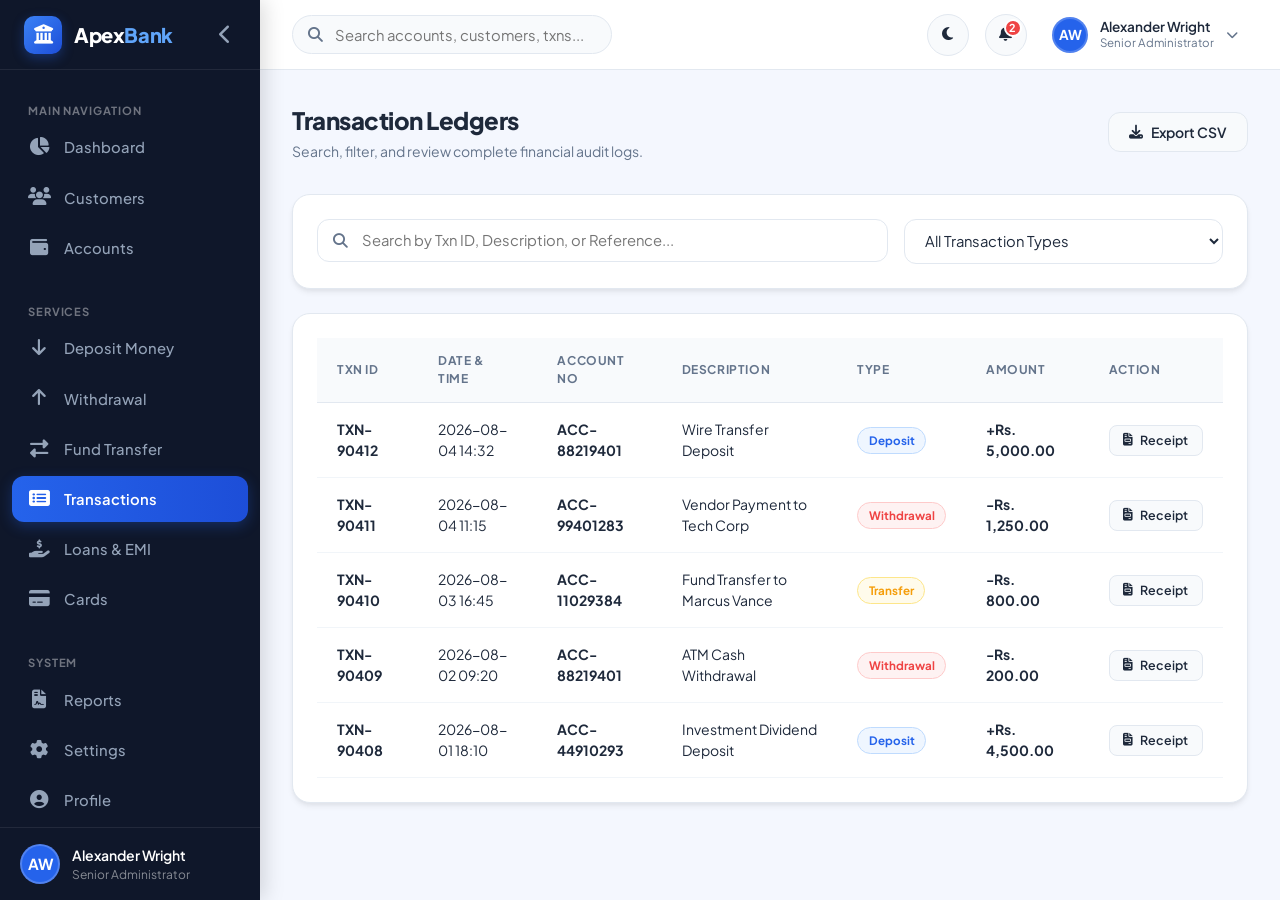
<file: transactions.html>
<!DOCTYPE html>
<html lang="en">
<head>
  <meta charset="UTF-8">
  <meta name="viewport" content="width=device-width, initial-scale=1.0">
  <title>Transaction History - Apex Bank</title>
  <link rel="stylesheet" href="https://cdnjs.cloudflare.com/ajax/libs/font-awesome/6.4.0/css/all.min.css">
  <link rel="stylesheet" href="assets/css/variables.css">
  <link rel="stylesheet" href="assets/css/main.css">
  <link rel="stylesheet" href="assets/css/pages.css">
  <link rel="stylesheet" href="assets/css/responsive.css">
</head>
<body>

  <div class="app-container">
    <aside class="sidebar" id="appSidebar">
      <div class="sidebar-header">
        <div class="logo-brand">
          <div class="logo-icon"><i class="fas fa-university"></i></div>
          <div class="logo-text">Apex<span>Bank</span></div>
        </div>
        <button class="sidebar-toggle-btn" id="sidebarToggleBtn"><i class="fas fa-chevron-left"></i></button>
      </div>

      <nav class="sidebar-nav">
        <div class="nav-section-label">MAIN NAVIGATION</div>
        <ul class="nav-list">
          <li class="nav-item"><a href="dashboard.html"><i class="fas fa-chart-pie"></i><span>Dashboard</span></a></li>
          <li class="nav-item"><a href="customers.html"><i class="fas fa-users"></i><span>Customers</span></a></li>
          <li class="nav-item"><a href="accounts.html"><i class="fas fa-wallet"></i><span>Accounts</span></a></li>
        </ul>

        <div class="nav-section-label">SERVICES</div>
        <ul class="nav-list">
          <li class="nav-item"><a href="deposit.html"><i class="fas fa-arrow-down"></i><span>Deposit Money</span></a></li>
          <li class="nav-item"><a href="withdraw.html"><i class="fas fa-arrow-up"></i><span>Withdrawal</span></a></li>
          <li class="nav-item"><a href="transfer.html"><i class="fas fa-exchange-alt"></i><span>Fund Transfer</span></a></li>
          <li class="nav-item active"><a href="transactions.html"><i class="fas fa-list-alt"></i><span>Transactions</span></a></li>
          <li class="nav-item"><a href="loans.html"><i class="fas fa-hand-holding-usd"></i><span>Loans & EMI</span></a></li>
          <li class="nav-item"><a href="cards.html"><i class="fas fa-credit-card"></i><span>Cards</span></a></li>
        </ul>

        <div class="nav-section-label">SYSTEM</div>
        <ul class="nav-list">
          <li class="nav-item"><a href="reports.html"><i class="fas fa-file-contract"></i><span>Reports</span></a></li>
          <li class="nav-item"><a href="settings.html"><i class="fas fa-cog"></i><span>Settings</span></a></li>
          <li class="nav-item"><a href="profile.html"><i class="fas fa-user-circle"></i><span>Profile</span></a></li>
        </ul>
      </nav>

      <div class="sidebar-footer">
        <div class="user-mini-profile">
          <div class="avatar session-user-avatar">AW</div>
          <div class="user-info">
            <div class="user-name session-user-name">Alexander Wright</div>
            <div class="user-role session-user-role">Administrator</div>
          </div>
        </div>
      </div>
    </aside>

    <div class="main-wrapper">
      <header class="topbar">
        <div class="topbar-left">
          <button class="mobile-menu-toggle" id="mobileMenuToggle"><i class="fas fa-bars"></i></button>
          <div class="global-search">
            <i class="fas fa-search"></i>
            <input type="text" id="globalSearchInput" placeholder="Search accounts, customers, txns...">
          </div>
        </div>

        <div class="topbar-right">
          <button class="topbar-action-btn theme-toggle-btn"><i class="fas fa-moon theme-icon"></i></button>
          <div style="position: relative;">
            <button class="topbar-action-btn" id="notificationBtn">
              <i class="fas fa-bell"></i>
              <span class="notification-badge" id="notificationBadge">3</span>
            </button>
            <div class="dropdown-menu notification-dropdown" id="notificationDropdownMenu">
              <div class="notification-header">
                <h5>Notifications</h5>
                <a href="#" onclick="BMS_DB.set(DB_KEYS.NOTIFICATIONS, []); initNotifications();">Clear All</a>
              </div>
              <div class="notification-list" id="notificationList"></div>
            </div>
          </div>

          <div class="topbar-user-profile">
            <button class="user-dropdown-btn" id="userProfileDropdownBtn">
              <div class="avatar session-user-avatar">AW</div>
              <div class="user-dropdown-info">
                <div class="name session-user-name">Alexander Wright</div>
                <div class="role session-user-role">Administrator</div>
              </div>
              <i class="fas fa-chevron-down" style="font-size: 0.75rem; color: var(--text-muted);"></i>
            </button>
            <div class="dropdown-menu" id="userDropdownMenu">
              <div class="dropdown-header">
                <p class="session-user-name">Alexander Wright</p>
                <span class="session-user-role">Administrator</span>
              </div>
              <a href="profile.html" class="dropdown-item"><i class="fas fa-user-circle"></i> My Profile</a>
              <a href="settings.html" class="dropdown-item"><i class="fas fa-cog"></i> Settings</a>
              <div class="dropdown-divider"></div>
              <a href="#" onclick="logout()" class="dropdown-item" style="color: var(--danger-color);"><i class="fas fa-sign-out-alt"></i> Logout</a>
            </div>
          </div>
        </div>
      </header>

      <main class="page-content">
        <div class="page-header">
          <div class="page-title">
            <h2>Transaction Ledgers</h2>
            <p>Search, filter, and review complete financial audit logs.</p>
          </div>
          <div class="page-actions">
            <button class="btn btn-secondary" onclick="showToast('Export', 'Exporting transaction ledger to CSV...', 'success')"><i class="fas fa-download"></i> Export CSV</button>
          </div>
        </div>

        <!-- Multi-filter bar -->
        <div class="card" style="margin-bottom: 1.5rem;">
          <div style="display: flex; gap: 1rem; flex-wrap: wrap;">
            <div class="input-icon-group" style="flex: 2; min-width: 250px;">
              <i class="fas fa-search"></i>
              <input type="text" id="txnSearchInput" class="form-control" placeholder="Search by Txn ID, Description, or Reference...">
            </div>
            <select class="form-select" id="txnTypeFilter" style="flex: 1; min-width: 160px;">
              <option value="all">All Transaction Types</option>
              <option value="deposit">Deposit</option>
              <option value="withdrawal">Withdrawal</option>
              <option value="transfer">Transfer</option>
            </select>
          </div>
        </div>

        <!-- Transactions Ledger Table -->
        <div class="card">
          <div class="table-responsive">
            <table class="custom-table">
              <thead>
                <tr>
                  <th>Txn ID</th>
                  <th>Date & Time</th>
                  <th>Account No</th>
                  <th>Description</th>
                  <th>Type</th>
                  <th>Amount</th>
                  <th>Action</th>
                </tr>
              </thead>
              <tbody id="allTransactionsTableBody">
                <!-- Populated by transactions.js -->
              </tbody>
            </table>
          </div>
        </div>
      </main>
    </div>
  </div>

  <script src="assets/js/db.js"></script>
  <script src="assets/js/app.js"></script>
  <script src="assets/js/transactions.js"></script>
</body>
</html>
</file>
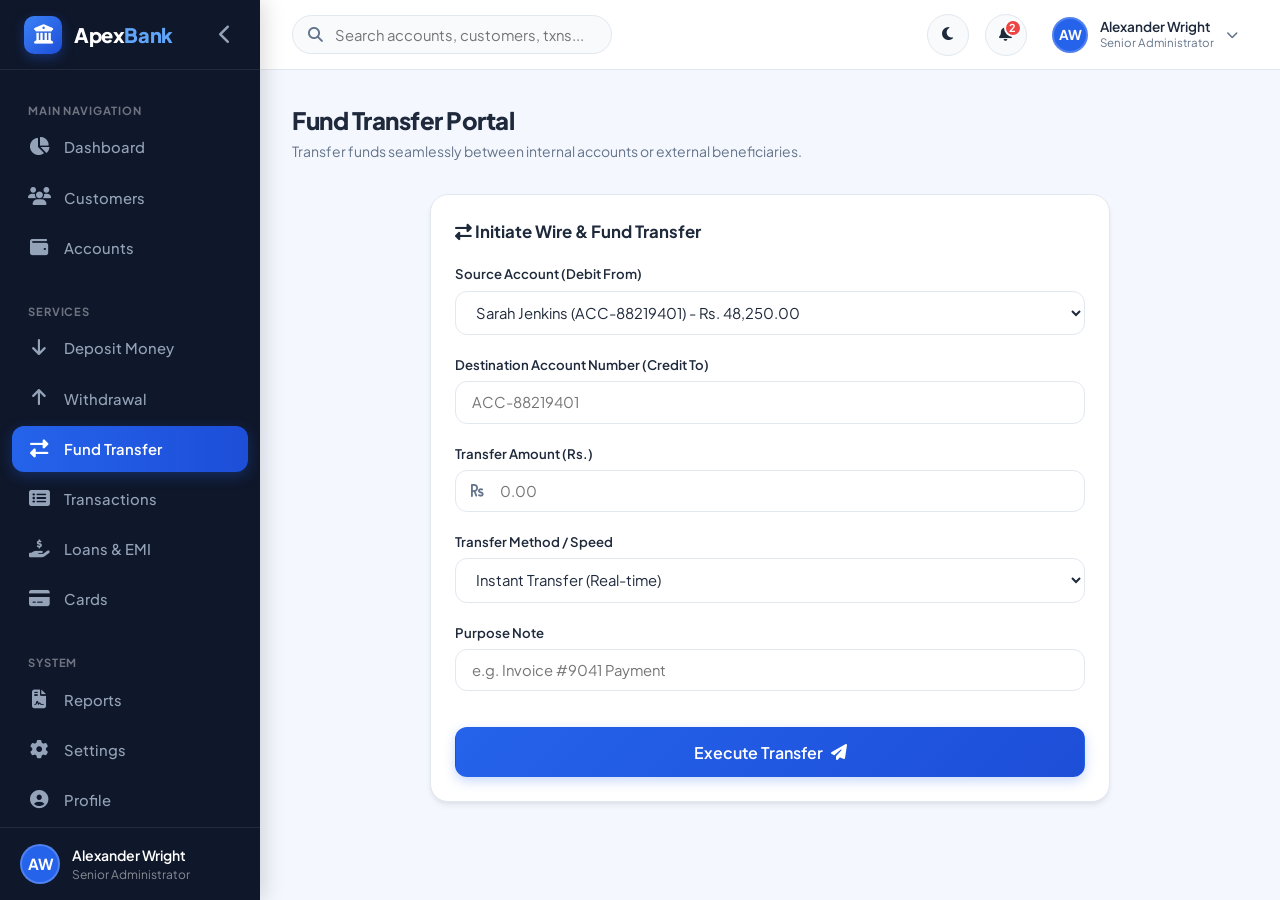
<file: transfer.html>
<!DOCTYPE html>
<html lang="en">
<head>
  <meta charset="UTF-8">
  <meta name="viewport" content="width=device-width, initial-scale=1.0">
  <title>Fund Transfer - Apex Bank</title>
  <link rel="stylesheet" href="https://cdnjs.cloudflare.com/ajax/libs/font-awesome/6.4.0/css/all.min.css">
  <link rel="stylesheet" href="assets/css/variables.css">
  <link rel="stylesheet" href="assets/css/main.css">
  <link rel="stylesheet" href="assets/css/pages.css">
  <link rel="stylesheet" href="assets/css/responsive.css">
</head>
<body>

  <div class="app-container">
    <aside class="sidebar" id="appSidebar">
      <div class="sidebar-header">
        <div class="logo-brand">
          <div class="logo-icon"><i class="fas fa-university"></i></div>
          <div class="logo-text">Apex<span>Bank</span></div>
        </div>
        <button class="sidebar-toggle-btn" id="sidebarToggleBtn"><i class="fas fa-chevron-left"></i></button>
      </div>

      <nav class="sidebar-nav">
        <div class="nav-section-label">MAIN NAVIGATION</div>
        <ul class="nav-list">
          <li class="nav-item"><a href="dashboard.html"><i class="fas fa-chart-pie"></i><span>Dashboard</span></a></li>
          <li class="nav-item"><a href="customers.html"><i class="fas fa-users"></i><span>Customers</span></a></li>
          <li class="nav-item"><a href="accounts.html"><i class="fas fa-wallet"></i><span>Accounts</span></a></li>
        </ul>

        <div class="nav-section-label">SERVICES</div>
        <ul class="nav-list">
          <li class="nav-item"><a href="deposit.html"><i class="fas fa-arrow-down"></i><span>Deposit Money</span></a></li>
          <li class="nav-item"><a href="withdraw.html"><i class="fas fa-arrow-up"></i><span>Withdrawal</span></a></li>
          <li class="nav-item active"><a href="transfer.html"><i class="fas fa-exchange-alt"></i><span>Fund Transfer</span></a></li>
          <li class="nav-item"><a href="transactions.html"><i class="fas fa-list-alt"></i><span>Transactions</span></a></li>
          <li class="nav-item"><a href="loans.html"><i class="fas fa-hand-holding-usd"></i><span>Loans & EMI</span></a></li>
          <li class="nav-item"><a href="cards.html"><i class="fas fa-credit-card"></i><span>Cards</span></a></li>
        </ul>

        <div class="nav-section-label">SYSTEM</div>
        <ul class="nav-list">
          <li class="nav-item"><a href="reports.html"><i class="fas fa-file-contract"></i><span>Reports</span></a></li>
          <li class="nav-item"><a href="settings.html"><i class="fas fa-cog"></i><span>Settings</span></a></li>
          <li class="nav-item"><a href="profile.html"><i class="fas fa-user-circle"></i><span>Profile</span></a></li>
        </ul>
      </nav>

      <div class="sidebar-footer">
        <div class="user-mini-profile">
          <div class="avatar session-user-avatar">AW</div>
          <div class="user-info">
            <div class="user-name session-user-name">Alexander Wright</div>
            <div class="user-role session-user-role">Administrator</div>
          </div>
        </div>
      </div>
    </aside>

    <div class="main-wrapper">
      <header class="topbar">
        <div class="topbar-left">
          <button class="mobile-menu-toggle" id="mobileMenuToggle"><i class="fas fa-bars"></i></button>
          <div class="global-search">
            <i class="fas fa-search"></i>
            <input type="text" id="globalSearchInput" placeholder="Search accounts, customers, txns...">
          </div>
        </div>

        <div class="topbar-right">
          <button class="topbar-action-btn theme-toggle-btn"><i class="fas fa-moon theme-icon"></i></button>
          <div style="position: relative;">
            <button class="topbar-action-btn" id="notificationBtn">
              <i class="fas fa-bell"></i>
              <span class="notification-badge" id="notificationBadge">3</span>
            </button>
            <div class="dropdown-menu notification-dropdown" id="notificationDropdownMenu">
              <div class="notification-header">
                <h5>Notifications</h5>
                <a href="#" onclick="BMS_DB.set(DB_KEYS.NOTIFICATIONS, []); initNotifications();">Clear All</a>
              </div>
              <div class="notification-list" id="notificationList"></div>
            </div>
          </div>

          <div class="topbar-user-profile">
            <button class="user-dropdown-btn" id="userProfileDropdownBtn">
              <div class="avatar session-user-avatar">AW</div>
              <div class="user-dropdown-info">
                <div class="name session-user-name">Alexander Wright</div>
                <div class="role session-user-role">Administrator</div>
              </div>
              <i class="fas fa-chevron-down" style="font-size: 0.75rem; color: var(--text-muted);"></i>
            </button>
            <div class="dropdown-menu" id="userDropdownMenu">
              <div class="dropdown-header">
                <p class="session-user-name">Alexander Wright</p>
                <span class="session-user-role">Administrator</span>
              </div>
              <a href="profile.html" class="dropdown-item"><i class="fas fa-user-circle"></i> My Profile</a>
              <a href="settings.html" class="dropdown-item"><i class="fas fa-cog"></i> Settings</a>
              <div class="dropdown-divider"></div>
              <a href="#" onclick="logout()" class="dropdown-item" style="color: var(--danger-color);"><i class="fas fa-sign-out-alt"></i> Logout</a>
            </div>
          </div>
        </div>
      </header>

      <main class="page-content">
        <div class="page-header">
          <div class="page-title">
            <h2>Fund Transfer Portal</h2>
            <p>Transfer funds seamlessly between internal accounts or external beneficiaries.</p>
          </div>
        </div>

        <div style="max-width: 680px; margin: 0 auto;">
          <div class="card">
            <div class="card-header">
              <h3 class="card-title"><i class="fas fa-exchange-alt text-primary"></i> Initiate Wire & Fund Transfer</h3>
            </div>
            <form id="transferForm">
              <div class="form-group">
                <label class="form-label">Source Account (Debit From)</label>
                <select class="form-select account-select-dropdown" id="transferFromSelect" required>
                  <!-- Populated by JS -->
                </select>
              </div>

              <div class="form-group">
                <label class="form-label">Destination Account Number (Credit To)</label>
                <input type="text" id="transferToInput" class="form-control" placeholder="ACC-88219401" required>
              </div>

              <div class="form-group">
                <label class="form-label">Transfer Amount (Rs.)</label>
                <div class="input-icon-group">
                  <i class="fas fa-rupee-sign"></i>
                  <input type="number" id="transferAmountInput" class="form-control" placeholder="0.00" min="1" step="0.01" required>
                </div>
              </div>

              <div class="form-group">
                <label class="form-label">Transfer Method / Speed</label>
                <select class="form-select" id="transferTypeSelect">
                  <option value="Instant Transfer">Instant Transfer (Real-time)</option>
                  <option value="Wire Transfer (NEFT)">Wire Transfer (NEFT)</option>
                  <option value="RTGS High Value">RTGS (High Value Settlement)</option>
                </select>
              </div>

              <div class="form-group">
                <label class="form-label">Purpose Note</label>
                <input type="text" id="transferNoteInput" class="form-control" placeholder="e.g. Invoice #9041 Payment">
              </div>

              <button type="submit" class="btn btn-primary btn-lg" style="width: 100%; margin-top: 1rem;">
                Execute Transfer <i class="fas fa-paper-plane"></i>
              </button>
            </form>
          </div>
        </div>
      </main>
    </div>
  </div>

  <script src="assets/js/db.js"></script>
  <script src="assets/js/app.js"></script>
  <script src="assets/js/transactions.js"></script>
</body>
</html>
</file>
<file: assets/css/variables.css>
/* ==========================================================================
   BANK MANAGEMENT SYSTEM - DESIGN SYSTEM VARIABLES
   ========================================================================== */

@import url('https://fonts.googleapis.com/css2?family=Plus+Jakarta+Sans:wght@300;400;500;600;700;800&display=swap');

:root {
  /* Color Palette - Light Mode (Default Blue & White Banking Theme) */
  --primary-50: #eff6ff;
  --primary-100: #dbeafe;
  --primary-200: #bfdbfe;
  --primary-300: #93c5fd;
  --primary-400: #60a5fa;
  --primary-500: #3b82f6;
  --primary-600: #2563eb;
  --primary-700: #1d4ed8;
  --primary-800: #1e40af;
  --primary-900: #1e3a8a;
  --primary-950: #0f172a;

  --accent-color: #4f46e5;
  --accent-hover: #4338ca;

  /* Status Colors */
  --success-color: #10b981;
  --success-bg: #ecfdf5;
  --success-border: #a7f3d0;
  
  --warning-color: #f59e0b;
  --warning-bg: #fffbeb;
  --warning-border: #fde68a;

  --danger-color: #ef4444;
  --danger-bg: #fef2f2;
  --danger-border: #fecaca;

  --info-color: #06b6d4;
  --info-bg: #ecfeff;
  --info-border: #a5f3fc;

  /* Surface & Background Colors */
  --bg-app: #f4f7fe;
  --bg-surface: #ffffff;
  --bg-surface-secondary: #f8fafc;
  --bg-sidebar: #0f172a;
  --bg-topbar: #ffffff;
  --bg-card: #ffffff;
  --bg-input: #ffffff;
  --bg-hover: #f1f5f9;

  /* Text Colors */
  --text-main: #1e293b;
  --text-muted: #64748b;
  --text-light: #94a3b8;
  --text-white: #ffffff;
  --text-sidebar: #94a3b8;
  --text-sidebar-active: #ffffff;

  /* Border & Divider Colors */
  --border-color: #e2e8f0;
  --border-focus: #3b82f6;
  --divider-color: #f1f5f9;

  /* Shadows */
  --shadow-sm: 0 1px 2px 0 rgba(0, 0, 0, 0.05);
  --shadow-md: 0 4px 6px -1px rgba(0, 0, 0, 0.07), 0 2px 4px -1px rgba(0, 0, 0, 0.04);
  --shadow-lg: 0 10px 25px -5px rgba(15, 23, 42, 0.08), 0 8px 10px -6px rgba(15, 23, 42, 0.04);
  --shadow-xl: 0 20px 25px -5px rgba(15, 23, 42, 0.12), 0 10px 10px -5px rgba(15, 23, 42, 0.04);
  --shadow-inner: inset 0 2px 4px 0 rgba(0, 0, 0, 0.06);

  /* Dimensions & Spacing */
  --sidebar-width: 260px;
  --sidebar-collapsed-width: 80px;
  --topbar-height: 70px;
  --border-radius-sm: 8px;
  --border-radius-md: 12px;
  --border-radius-lg: 18px;
  --border-radius-full: 9999px;

  /* Typography */
  --font-family: 'Plus Jakarta Sans', -apple-system, BlinkMacSystemFont, 'Segoe UI', Roboto, sans-serif;

  /* Transitions */
  --transition-fast: all 0.15s ease;
  --transition-normal: all 0.25s cubic-bezier(0.4, 0, 0.2, 1);
  --transition-slow: all 0.4s ease;

  /* Z-Index Hierarchy */
  --z-sticky: 100;
  --z-dropdown: 500;
  --z-sidebar: 800;
  --z-modal-backdrop: 1000;
  --z-modal: 1050;
  --z-toast: 1200;
}

/* Dark Mode Overrides */
[data-theme="dark"] {
  --bg-app: #0b0f17;
  --bg-surface: #151c2c;
  --bg-surface-secondary: #1a2336;
  --bg-sidebar: #0a0e1a;
  --bg-topbar: #151c2c;
  --bg-card: #151c2c;
  --bg-input: #1a2336;
  --bg-hover: #1e293b;

  --text-main: #f1f5f9;
  --text-muted: #94a3b8;
  --text-light: #64748b;

  --border-color: #26334d;
  --divider-color: #1e293b;

  --shadow-sm: 0 1px 2px 0 rgba(0, 0, 0, 0.4);
  --shadow-md: 0 4px 6px -1px rgba(0, 0, 0, 0.5);
  --shadow-lg: 0 10px 25px -5px rgba(0, 0, 0, 0.6);

  --success-bg: rgba(16, 185, 129, 0.15);
  --warning-bg: rgba(245, 158, 11, 0.15);
  --danger-bg: rgba(239, 68, 68, 0.15);
  --info-bg: rgba(6, 182, 212, 0.15);
}
</file>
<file: assets/css/main.css>
/* ==========================================================================
   MAIN STYLESHEET - CORE LAYOUT & COMPONENTS
   ========================================================================== */

* {
  margin: 0;
  padding: 0;
  box-sizing: border-box;
}

body {
  font-family: var(--font-family);
  background-color: var(--bg-app);
  color: var(--text-main);
  line-height: 1.5;
  font-size: 0.925rem;
  overflow-x: hidden;
  transition: background-color var(--transition-normal), color var(--transition-normal);
}

a {
  color: var(--primary-600);
  text-decoration: none;
  transition: var(--transition-fast);
}
a:hover {
  color: var(--primary-700);
}

button, input, select, textarea {
  font-family: inherit;
  font-size: inherit;
}

/* ==========================================================================
   APP CONTAINER LAYOUT
   ========================================================================== */

.app-container {
  display: flex;
  min-height: 100vh;
  width: 100vw;
  position: relative;
}

/* Sidebar */
.sidebar {
  width: var(--sidebar-width);
  background-color: var(--bg-sidebar);
  color: var(--text-sidebar);
  display: flex;
  flex-direction: column;
  position: fixed;
  top: 0;
  bottom: 0;
  left: 0;
  z-index: var(--z-sidebar);
  transition: width var(--transition-normal), transform var(--transition-normal);
  box-shadow: 4px 0 20px rgba(0, 0, 0, 0.15);
}

.sidebar-header {
  height: var(--topbar-height);
  display: flex;
  align-items: center;
  justify-content: space-between;
  padding: 0 1.5rem;
  border-bottom: 1px solid rgba(255, 255, 255, 0.08);
}

.logo-brand {
  display: flex;
  align-items: center;
  gap: 0.75rem;
  color: var(--text-white);
  font-weight: 800;
  font-size: 1.25rem;
  letter-spacing: -0.02em;
}

.logo-icon {
  width: 38px;
  height: 38px;
  background: linear-gradient(135deg, var(--primary-500), var(--primary-700));
  border-radius: 10px;
  display: flex;
  align-items: center;
  justify-content: center;
  color: #ffffff;
  font-size: 1.2rem;
  box-shadow: 0 4px 12px rgba(37, 99, 235, 0.35);
  flex-shrink: 0;
}

.logo-text span {
  color: var(--primary-400);
}

.sidebar-toggle-btn {
  background: transparent;
  border: none;
  color: var(--text-sidebar);
  font-size: 1.25rem;
  cursor: pointer;
  border-radius: var(--border-radius-sm);
  padding: 0.25rem;
  display: flex;
  align-items: center;
  justify-content: center;
  transition: var(--transition-fast);
}
.sidebar-toggle-btn:hover {
  color: var(--text-white);
  background-color: rgba(255, 255, 255, 0.1);
}

.sidebar-nav {
  flex: 1;
  overflow-y: auto;
  padding: 1.25rem 0.75rem;
}

.nav-section-label {
  padding: 0.75rem 1rem 0.35rem 1rem;
  font-size: 0.7rem;
  font-weight: 700;
  text-transform: uppercase;
  letter-spacing: 0.08em;
  color: rgba(255, 255, 255, 0.4);
}

.nav-list {
  list-style: none;
  display: flex;
  flex-direction: column;
  gap: 0.25rem;
  margin-bottom: 1.25rem;
}

.nav-item a {
  display: flex;
  align-items: center;
  gap: 0.85rem;
  padding: 0.75rem 1rem;
  color: var(--text-sidebar);
  font-weight: 500;
  border-radius: var(--border-radius-md);
  transition: var(--transition-fast);
}

.nav-item a:hover {
  color: var(--text-white);
  background-color: rgba(255, 255, 255, 0.07);
}

.nav-item.active a {
  color: #ffffff;
  background: linear-gradient(90deg, var(--primary-600), var(--primary-700));
  font-weight: 600;
  box-shadow: 0 4px 14px rgba(37, 99, 235, 0.3);
}

.nav-item i {
  font-size: 1.15rem;
  width: 22px;
  text-align: center;
}

.sidebar-footer {
  padding: 1rem 1.25rem;
  border-top: 1px solid rgba(255, 255, 255, 0.08);
}

.user-mini-profile {
  display: flex;
  align-items: center;
  gap: 0.75rem;
}

.avatar {
  width: 40px;
  height: 40px;
  border-radius: var(--border-radius-full);
  background-color: var(--primary-600);
  color: #ffffff;
  display: flex;
  align-items: center;
  justify-content: center;
  font-weight: 700;
  font-size: 0.95rem;
  flex-shrink: 0;
  border: 2px solid rgba(255, 255, 255, 0.2);
}

.user-info {
  overflow: hidden;
}

.user-name {
  color: var(--text-white);
  font-weight: 600;
  font-size: 0.875rem;
  white-space: nowrap;
  text-overflow: ellipsis;
  overflow: hidden;
}

.user-role {
  color: rgba(255, 255, 255, 0.5);
  font-size: 0.75rem;
}

/* Collapsed Sidebar */
.sidebar.collapsed {
  width: var(--sidebar-collapsed-width);
}

.sidebar.collapsed .logo-text,
.sidebar.collapsed .nav-section-label,
.sidebar.collapsed .nav-item span,
.sidebar.collapsed .user-info {
  display: none;
}

.sidebar.collapsed .sidebar-header {
  justify-content: center;
  padding: 0;
}

.sidebar.collapsed .sidebar-toggle-btn {
  transform: rotate(180deg);
}

.sidebar.collapsed .nav-item a {
  justify-content: center;
  padding: 0.85rem;
}

.sidebar.collapsed .user-mini-profile {
  justify-content: center;
}

/* Main Content Wrapper */
.main-wrapper {
  flex: 1;
  margin-left: var(--sidebar-width);
  display: flex;
  flex-direction: column;
  min-height: 100vh;
  transition: margin-left var(--transition-normal);
}

.sidebar.collapsed + .main-wrapper {
  margin-left: var(--sidebar-collapsed-width);
}

/* Sticky Top Navigation Bar */
.topbar {
  height: var(--topbar-height);
  background-color: var(--bg-topbar);
  border-bottom: 1px solid var(--border-color);
  position: sticky;
  top: 0;
  z-index: var(--z-sticky);
  display: flex;
  align-items: center;
  justify-content: space-between;
  padding: 0 2rem;
  transition: background-color var(--transition-normal), border-color var(--transition-normal);
}

.topbar-left {
  display: flex;
  align-items: center;
  gap: 1.5rem;
}

.mobile-menu-toggle {
  display: none;
  background: transparent;
  border: none;
  font-size: 1.35rem;
  color: var(--text-main);
  cursor: pointer;
}

.global-search {
  position: relative;
  width: 320px;
}

.global-search i {
  position: absolute;
  left: 1rem;
  top: 50%;
  transform: translateY(-50%);
  color: var(--text-muted);
  font-size: 0.95rem;
}

.global-search input {
  width: 100%;
  padding: 0.6rem 1rem 0.6rem 2.6rem;
  background-color: var(--bg-surface-secondary);
  border: 1px solid var(--border-color);
  border-radius: var(--border-radius-full);
  color: var(--text-main);
  outline: none;
  transition: var(--transition-fast);
}

.global-search input:focus {
  background-color: var(--bg-surface);
  border-color: var(--primary-500);
  box-shadow: 0 0 0 3px rgba(59, 130, 246, 0.15);
}

.topbar-right {
  display: flex;
  align-items: center;
  gap: 1rem;
}

.topbar-action-btn {
  width: 42px;
  height: 42px;
  border-radius: var(--border-radius-full);
  background-color: var(--bg-surface-secondary);
  border: 1px solid var(--border-color);
  color: var(--text-main);
  display: flex;
  align-items: center;
  justify-content: center;
  cursor: pointer;
  position: relative;
  transition: var(--transition-fast);
}

.topbar-action-btn:hover {
  background-color: var(--bg-hover);
  color: var(--primary-600);
}

.notification-badge {
  position: absolute;
  top: 4px;
  right: 4px;
  width: 18px;
  height: 18px;
  background-color: var(--danger-color);
  color: #ffffff;
  font-size: 0.68rem;
  font-weight: 700;
  border-radius: 50%;
  display: flex;
  align-items: center;
  justify-content: center;
  border: 2px solid var(--bg-topbar);
}

/* User Dropdown */
.topbar-user-profile {
  position: relative;
}

.user-dropdown-btn {
  display: flex;
  align-items: center;
  gap: 0.75rem;
  background: transparent;
  border: none;
  cursor: pointer;
  padding: 0.35rem 0.6rem;
  border-radius: var(--border-radius-full);
  transition: var(--transition-fast);
}

.user-dropdown-btn:hover {
  background-color: var(--bg-surface-secondary);
}

.user-dropdown-btn .avatar {
  width: 36px;
  height: 36px;
  font-size: 0.85rem;
}

.user-dropdown-info {
  text-align: left;
}

.user-dropdown-info .name {
  font-weight: 600;
  font-size: 0.85rem;
  color: var(--text-main);
  line-height: 1.2;
}

.user-dropdown-info .role {
  font-size: 0.72rem;
  color: var(--text-muted);
}

.dropdown-menu {
  position: absolute;
  top: calc(100% + 10px);
  right: 0;
  width: 260px;
  background-color: var(--bg-surface);
  border: 1px solid var(--border-color);
  border-radius: var(--border-radius-md);
  box-shadow: var(--shadow-lg);
  padding: 0.5rem 0;
  z-index: var(--z-dropdown);
  display: none;
  animation: fadeInDown 0.2s ease forwards;
}

.dropdown-menu.show {
  display: block;
}

@keyframes fadeInDown {
  from {
    opacity: 0;
    transform: translateY(-8px);
  }
  to {
    opacity: 1;
    transform: translateY(0);
  }
}

.dropdown-header {
  padding: 0.75rem 1.25rem;
  border-bottom: 1px solid var(--border-color);
}

.dropdown-header p {
  font-weight: 600;
  color: var(--text-main);
  font-size: 0.9rem;
}

.dropdown-header span {
  font-size: 0.75rem;
  color: var(--text-muted);
}

.dropdown-item {
  display: flex;
  align-items: center;
  gap: 0.75rem;
  padding: 0.65rem 1.25rem;
  color: var(--text-main);
  font-weight: 500;
  font-size: 0.875rem;
  transition: var(--transition-fast);
  cursor: pointer;
}

.dropdown-item:hover {
  background-color: var(--bg-hover);
  color: var(--primary-600);
}

.dropdown-divider {
  height: 1px;
  background-color: var(--border-color);
  margin: 0.4rem 0;
}

.notification-dropdown {
  width: 340px;
  padding: 0;
}

.notification-header {
  display: flex;
  align-items: center;
  justify-content: space-between;
  padding: 1rem 1.25rem;
  border-bottom: 1px solid var(--border-color);
}

.notification-header h5 {
  font-weight: 700;
  color: var(--text-main);
}

.notification-list {
  max-height: 300px;
  overflow-y: auto;
}

.notification-item {
  display: flex;
  gap: 0.85rem;
  padding: 0.85rem 1.25rem;
  border-bottom: 1px solid var(--divider-color);
  transition: var(--transition-fast);
}

.notification-item:hover {
  background-color: var(--bg-surface-secondary);
}

.notification-icon {
  width: 34px;
  height: 34px;
  border-radius: 50%;
  display: flex;
  align-items: center;
  justify-content: center;
  flex-shrink: 0;
  font-size: 0.85rem;
}

.notification-content p {
  font-size: 0.825rem;
  color: var(--text-main);
  line-height: 1.3;
}

.notification-content span {
  font-size: 0.72rem;
  color: var(--text-muted);
}

/* Page Main Container */
.page-content {
  flex: 1;
  padding: 2rem;
}

.page-header {
  display: flex;
  align-items: center;
  justify-content: space-between;
  margin-bottom: 2rem;
  flex-wrap: wrap;
  gap: 1rem;
}

.page-title h2 {
  font-size: 1.5rem;
  font-weight: 800;
  color: var(--text-main);
  letter-spacing: -0.02em;
}

.page-title p {
  color: var(--text-muted);
  font-size: 0.875rem;
  margin-top: 0.2rem;
}

.page-actions {
  display: flex;
  align-items: center;
  gap: 0.75rem;
}

/* ==========================================================================
   CARDS & STATS
   ========================================================================== */

.card {
  background-color: var(--bg-card);
  border-radius: var(--border-radius-lg);
  border: 1px solid var(--border-color);
  box-shadow: var(--shadow-md);
  padding: 1.5rem;
  transition: var(--transition-normal);

}

.card:hover {
  box-shadow: var(--shadow-lg);
}

.card-header {
  display: flex;
  align-items: center;
  justify-content: space-between;
  margin-bottom: 1.25rem;
}

.card-title {
  font-size: 1.05rem;
  font-weight: 700;
  color: var(--text-main);
}

/* Stat Cards Grid */
.stats-grid {
  display: grid;
  grid-template-columns: repeat(auto-fit, minmax(240px, 1fr));
  gap: 1.5rem;
  margin-bottom: 2rem;
}

.stat-card {
  display: flex;
  align-items: center;
  justify-content: space-between;
  position: relative;
  overflow: hidden;
}

.stat-info .stat-label {
  font-size: 0.8rem;
  font-weight: 600;
  color: var(--text-muted);
  text-transform: uppercase;
  letter-spacing: 0.04em;
}

.stat-info .stat-value {
  font-size: 1.65rem;
  font-weight: 800;
  color: var(--text-main);
  margin: 0.3rem 0;
  letter-spacing: -0.03em;
}

.stat-info .stat-change {
  font-size: 0.78rem;
  font-weight: 600;
  display: flex;
  align-items: center;
  gap: 0.25rem;
}

.stat-change.positive { color: var(--success-color); }
.stat-change.negative { color: var(--danger-color); }

.stat-icon {
  width: 52px;
  height: 52px;
  border-radius: var(--border-radius-md);
  display: flex;
  align-items: center;
  justify-content: center;
  font-size: 1.5rem;
  flex-shrink: 0;
}

.stat-icon.primary {
  background-color: var(--primary-50);
  color: var(--primary-600);
}
.stat-icon.success {
  background-color: var(--success-bg);
  color: var(--success-color);
}
.stat-icon.warning {
  background-color: var(--warning-bg);
  color: var(--warning-color);
}
.stat-icon.purple {
  background-color: #f3e8ff;
  color: #9333ea;
}

[data-theme="dark"] .stat-icon.primary { background-color: rgba(37, 99, 235, 0.15); }
[data-theme="dark"] .stat-icon.purple { background-color: rgba(147, 51, 234, 0.15); }

/* ==========================================================================
   BUTTONS
   ========================================================================== */

.btn {
  display: inline-flex;
  align-items: center;
  justify-content: center;
  gap: 0.5rem;
  padding: 0.65rem 1.25rem;
  font-weight: 600;
  border-radius: var(--border-radius-md);
  border: 1px solid transparent;
  cursor: pointer;
  transition: var(--transition-fast);
  text-decoration: none;
  font-size: 0.875rem;
}

.btn-primary {
  background: linear-gradient(135deg, var(--primary-600), var(--primary-700));
  color: #ffffff;
  box-shadow: 0 4px 12px rgba(37, 99, 235, 0.25);
}
.btn-primary:hover {
  background: linear-gradient(135deg, var(--primary-700), var(--primary-800));
  color: #ffffff;
  box-shadow: 0 6px 16px rgba(37, 99, 235, 0.35);
  transform: translateY(-1px);
}

.btn-secondary {
  background-color: var(--bg-surface-secondary);
  border-color: var(--border-color);
  color: var(--text-main);
}
.btn-secondary:hover {
  background-color: var(--bg-hover);
  color: var(--text-main);
}

.btn-success {
  background-color: var(--success-color);
  color: #ffffff;
}
.btn-success:hover {
  background-color: #059669;
  color: #ffffff;
}

.btn-danger {
  background-color: var(--danger-color);
  color: #ffffff;
}
.btn-danger:hover {
  background-color: #dc2626;
  color: #ffffff;
}

.btn-outline {
  background: transparent;
  border-color: var(--primary-600);
  color: var(--primary-600);
}
.btn-outline:hover {
  background-color: var(--primary-50);
  color: var(--primary-700);
}

.btn-sm {
  padding: 0.4rem 0.85rem;
  font-size: 0.78rem;
  border-radius: var(--border-radius-sm);
}

.btn-lg {
  padding: 0.85rem 1.75rem;
  font-size: 1rem;
  border-radius: var(--border-radius-md);
}

.btn-icon {
  width: 36px;
  height: 36px;
  padding: 0;
  border-radius: var(--border-radius-sm);
}

/* ==========================================================================
   FORMS & INPUTS
   ========================================================================== */

.form-group {
  margin-bottom: 1.25rem;
}

.form-label {
  display: block;
  font-size: 0.825rem;
  font-weight: 600;
  color: var(--text-main);
  margin-bottom: 0.4rem;
}

.form-control, .form-select {
  width: 100%;
  padding: 0.7rem 1rem;
  background-color: var(--bg-input);
  border: 1px solid var(--border-color);
  border-radius: var(--border-radius-md);
  color: var(--text-main);
  outline: none;
  transition: var(--transition-fast);
}

.form-control:focus, .form-select:focus {
  border-color: var(--primary-500);
  box-shadow: 0 0 0 3px rgba(59, 130, 246, 0.18);
}

.input-icon-group {
  position: relative;
}

.input-icon-group i {
  position: absolute;
  left: 1rem;
  top: 50%;
  transform: translateY(-50%);
  color: var(--text-muted);
}

.input-icon-group .form-control {
  padding-left: 2.75rem;
}

/* ==========================================================================
   TABLES
   ========================================================================== */

.table-responsive {
  width: 100%;
  overflow-x: auto;
}

.custom-table {
  width: 100%;
  border-collapse: separate;
  border-spacing: 0;
}

.custom-table th {
  background-color: var(--bg-surface-secondary);
  color: var(--text-muted);
  font-size: 0.75rem;
  font-weight: 700;
  text-transform: uppercase;
  letter-spacing: 0.05em;
  padding: 0.9rem 1.25rem;
  text-align: left;
  border-bottom: 1px solid var(--border-color);
}

.custom-table td {
  padding: 1rem 1.25rem;
  border-bottom: 1px solid var(--divider-color);
  color: var(--text-main);
  font-size: 0.875rem;
  vertical-align: middle;
}

.custom-table tbody tr {
  transition: var(--transition-fast);
}

.custom-table tbody tr:hover {
  background-color: var(--bg-hover);
}

/* Badges */
.badge {
  display: inline-flex;
  align-items: center;
  gap: 0.35rem;
  padding: 0.25rem 0.65rem;
  border-radius: var(--border-radius-full);
  font-size: 0.725rem;
  font-weight: 700;
  text-transform: capitalize;
}

.badge-success { background-color: var(--success-bg); color: var(--success-color); border: 1px solid var(--success-border); }
.badge-warning { background-color: var(--warning-bg); color: var(--warning-color); border: 1px solid var(--warning-border); }
.badge-danger { background-color: var(--danger-bg); color: var(--danger-color); border: 1px solid var(--danger-border); }
.badge-primary { background-color: var(--primary-50); color: var(--primary-600); border: 1px solid var(--primary-200); }

/* ==========================================================================
   MODAL DIALOGS
   ========================================================================== */

.modal-backdrop {
  position: fixed;
  top: 0;
  left: 0;
  width: 100vw;
  height: 100vh;
  background-color: rgba(15, 23, 42, 0.6);
  backdrop-filter: blur(4px);
  z-index: var(--z-modal-backdrop);
  display: flex;
  align-items: center;
  justify-content: center;
  opacity: 0;
  visibility: hidden;
  transition: var(--transition-normal);
}

.modal-backdrop.show {
  opacity: 1;
  visibility: visible;
}

.modal {
  background-color: var(--bg-card);
  border-radius: var(--border-radius-lg);
  border: 1px solid var(--border-color);
  width: 90%;
  max-width: 540px;
  box-shadow: var(--shadow-xl);
  transform: scale(0.92);
  transition: var(--transition-normal);
  overflow: hidden;
}

.modal-backdrop.show .modal {
  transform: scale(1);
}

.modal-header {
  padding: 1.25rem 1.5rem;
  border-bottom: 1px solid var(--border-color);
  display: flex;
  align-items: center;
  justify-content: space-between;
}

.modal-title {
  font-size: 1.15rem;
  font-weight: 700;
  color: var(--text-main);
}

.modal-close-btn {
  background: transparent;
  border: none;
  color: var(--text-muted);
  font-size: 1.25rem;
  cursor: pointer;
  transition: var(--transition-fast);
}
.modal-close-btn:hover {
  color: var(--danger-color);
}

.modal-body {
  padding: 1.5rem;
  max-height: 75vh;
  overflow-y: auto;
}

.modal-footer {
  padding: 1rem 1.5rem;
  border-top: 1px solid var(--border-color);
  display: flex;
  align-items: center;
  justify-content: flex-end;
  gap: 0.75rem;
  background-color: var(--bg-surface-secondary);
}

/* ==========================================================================
   TOAST NOTIFICATIONS
   ========================================================================== */

.toast-container {
  position: fixed;
  bottom: 2rem;
  right: 2rem;
  z-index: var(--z-toast);
  display: flex;
  flex-direction: column;
  gap: 0.75rem;
}

.toast {
  min-width: 300px;
  max-width: 400px;
  background-color: var(--bg-card);
  border: 1px solid var(--border-color);
  border-left: 4px solid var(--primary-600);
  border-radius: var(--border-radius-md);
  box-shadow: var(--shadow-lg);
  padding: 1rem 1.25rem;
  display: flex;
  align-items: flex-start;
  gap: 0.85rem;
  animation: slideInRight 0.3s cubic-bezier(0.4, 0, 0.2, 1) forwards;
}

.toast.toast-success { border-left-color: var(--success-color); }
.toast.toast-error { border-left-color: var(--danger-color); }
.toast.toast-warning { border-left-color: var(--warning-color); }

@keyframes slideInRight {
  from {
    opacity: 0;
    transform: translateX(100%);
  }
  to {
    opacity: 1;
    transform: translateX(0);
  }
}

.toast-icon {
  font-size: 1.25rem;
}
.toast-success .toast-icon { color: var(--success-color); }
.toast-error .toast-icon { color: var(--danger-color); }
.toast-warning .toast-icon { color: var(--warning-color); }

.toast-message {
  flex: 1;
}
.toast-message p {
  font-size: 0.875rem;
  font-weight: 600;
  color: var(--text-main);
}
</file>
<file: assets/css/pages.css>
/* ==========================================================================
   PAGE SPECIFIC & FEATURE COMPONENT STYLES
   ========================================================================== */

/* Auth Screens (Login / Register) */
.auth-page {
  min-height: 100vh;
  display: flex;
  align-items: center;
  justify-content: center;
  background: linear-gradient(135deg, #0f172a 0%, #1e3a8a 50%, #2563eb 100%);
  padding: 1.5rem;
  position: relative;
  overflow: hidden;
}

.auth-page::before {
  content: '';
  position: absolute;
  width: 500px;
  height: 500px;
  background: radial-gradient(circle, rgba(59, 130, 246, 0.2) 0%, rgba(0,0,0,0) 70%);
  top: -100px;
  right: -100px;
  border-radius: 50%;
}

.auth-card {
  width: 100%;
  max-width: 440px;
  background: rgba(255, 255, 255, 0.95);
  backdrop-filter: blur(12px);
  border-radius: 24px;
  padding: 2.5rem;
  box-shadow: 0 25px 50px -12px rgba(0, 0, 0, 0.35);
  border: 1px solid rgba(255, 255, 255, 0.3);
}

[data-theme="dark"] .auth-card {
  background: rgba(21, 28, 44, 0.95);
  border-color: rgba(255, 255, 255, 0.08);
}

.auth-brand {
  text-align: center;
  margin-bottom: 2rem;
}

.auth-brand .logo-icon {
  margin: 0 auto 0.85rem auto;
  width: 48px;
  height: 48px;
  font-size: 1.5rem;
}

.auth-brand h3 {
  font-size: 1.5rem;
  font-weight: 800;
  color: var(--text-main);
}

.auth-brand p {
  color: var(--text-muted);
  font-size: 0.875rem;
  margin-top: 0.25rem;
}

.demo-credentials-box {
  background-color: var(--primary-50);
  border: 1px dashed var(--primary-300);
  border-radius: var(--border-radius-md);
  padding: 0.85rem 1rem;
  margin-bottom: 1.5rem;
  font-size: 0.8rem;
}

[data-theme="dark"] .demo-credentials-box {
  background-color: rgba(37, 99, 235, 0.1);
  border-color: rgba(37, 99, 235, 0.3);
}

.demo-credentials-box p {
  font-weight: 700;
  color: var(--primary-700);
  margin-bottom: 0.35rem;
}

.quick-demo-btn {
  display: inline-block;
  background-color: var(--primary-600);
  color: #ffffff;
  padding: 0.2rem 0.5rem;
  border-radius: 4px;
  font-size: 0.72rem;
  cursor: pointer;
  margin-right: 0.35rem;
}

/* 3D Bank Cards (Cards Page) */
.cards-grid {
  display: grid;
  grid-template-columns: repeat(auto-fit, minmax(320px, 1fr));
  gap: 2rem;
  margin-bottom: 2rem;
}

.bank-card-wrapper {
  perspective: 1000px;
  height: 200px;
  cursor: pointer;
}

.bank-card-inner {
  position: relative;
  width: 100%;
  height: 100%;
  transition: transform 0.6s cubic-bezier(0.4, 0, 0.2, 1);
  transform-style: preserve-3d;
  border-radius: 18px;
  box-shadow: 0 14px 28px rgba(0, 0, 0, 0.2);
}

.bank-card-wrapper:hover .bank-card-inner,
.bank-card-wrapper.flipped .bank-card-inner {
  transform: rotateY(180deg);
}

.bank-card-front, .bank-card-back {
  position: absolute;
  width: 100%;
  height: 100%;
  backface-visibility: hidden;
  border-radius: 18px;
  padding: 1.5rem;
  color: #ffffff;
  display: flex;
  flex-direction: column;
  justify-content: space-between;
}

.bank-card-front {
  background: linear-gradient(135deg, #1e3a8a 0%, #3b82f6 100%);
}

.card-theme-black {
  background: linear-gradient(135deg, #0f172a 0%, #334155 100%);
}

.card-theme-purple {
  background: linear-gradient(135deg, #581c87 0%, #9333ea 100%);
}

.bank-card-front .card-chip {
  width: 42px;
  height: 30px;
  background: linear-gradient(135deg, #fbbf24, #d97706);
  border-radius: 6px;
}

.bank-card-front .card-number {
  font-family: 'Courier New', Courier, monospace;
  font-size: 1.25rem;
  letter-spacing: 0.15em;
  font-weight: 700;
}

.bank-card-front .card-footer {
  display: flex;
  align-items: center;
  justify-content: space-between;
  border-top: none;
  padding: 0;
}

.card-holder-name {
  font-size: 0.8rem;
  text-transform: uppercase;
  letter-spacing: 0.08em;
  opacity: 0.85;
}

.card-exp {
  font-size: 0.85rem;
  font-weight: 600;
}

.bank-card-back {
  background: linear-gradient(135deg, #1e293b 0%, #0f172a 100%);
  transform: rotateY(180deg);
  padding: 1rem 0;
}

.magnetic-strip {
  width: 100%;
  height: 40px;
  background-color: #000000;
  margin-top: 0.5rem;
}

.cvv-box {
  background-color: #ffffff;
  color: #000000;
  padding: 0.35rem 0.85rem;
  border-radius: 4px;
  text-align: right;
  font-family: monospace;
  font-weight: 700;
  width: 80%;
  margin: 0.75rem auto;
}

/* Loan EMI Calculator */
.calculator-card {
  background: var(--bg-card);
  border-radius: var(--border-radius-lg);
  padding: 2rem;
  border: 1px solid var(--border-color);
}

.slider-group {
  margin-bottom: 1.75rem;
}

.slider-header {
  display: flex;
  align-items: center;
  justify-content: space-between;
  margin-bottom: 0.5rem;
}

.slider-header span {
  font-weight: 700;
  color: var(--primary-600);
}

.range-slider {
  width: 100%;
  height: 8px;
  border-radius: 4px;
  background: var(--border-color);
  outline: none;
  -webkit-appearance: none;
}

.range-slider::-webkit-slider-thumb {
  -webkit-appearance: none;
  width: 20px;
  height: 20px;
  border-radius: 50%;
  background: var(--primary-600);
  cursor: pointer;
  box-shadow: 0 0 8px rgba(37, 99, 235, 0.4);
}

/* Receipt Preview Dialog */
.receipt-box {
  background-color: var(--bg-surface-secondary);
  border: 1px dashed var(--border-color);
  border-radius: var(--border-radius-md);
  padding: 1.5rem;
  text-align: center;
}

.receipt-status-icon {
  width: 60px;
  height: 60px;
  border-radius: 50%;
  background-color: var(--success-bg);
  color: var(--success-color);
  display: flex;
  align-items: center;
  justify-content: center;
  font-size: 1.75rem;
  margin: 0 auto 1rem auto;
}

.receipt-amount {
  font-size: 1.85rem;
  font-weight: 800;
  color: var(--text-main);
}

.receipt-row {
  display: flex;
  align-items: center;
  justify-content: space-between;
  padding: 0.6rem 0;
  border-bottom: 1px solid var(--divider-color);
  font-size: 0.875rem;
}

.receipt-row span:first-child {
  color: var(--text-muted);
}
.receipt-row span:last-child {
  font-weight: 600;
  color: var(--text-main);
}
</file>
<file: assets/css/responsive.css>
/* ==========================================================================
   RESPONSIVE BREAKPOINTS
   ========================================================================== */

@media (max-width: 1024px) {
  .sidebar {
    transform: translateX(-100%);
    width: var(--sidebar-width) !important;
  }

  .sidebar.mobile-open {
    transform: translateX(0);
  }

  .main-wrapper {
    margin-left: 0 !important;
  }

  .mobile-menu-toggle {
    display: block;
  }

  .global-search {
    width: 220px;
  }

  .stats-grid {
    grid-template-columns: repeat(2, 1fr);
  }
}

@media (max-width: 768px) {
  .page-content {
    padding: 1.25rem;
  }

  .topbar {
    padding: 0 1rem;
  }

  .global-search {
    display: none;
  }

  .stats-grid {
    grid-template-columns: 1fr;
  }

  .page-header {
    flex-direction: column;
    align-items: flex-start;
  }

  .user-dropdown-info {
    display: none;
  }

  .toast-container {
    right: 1rem;
    left: 1rem;
    bottom: 1rem;
  }
  .toast {
    min-width: unset;
    width: 100%;
  }
}
</file>
